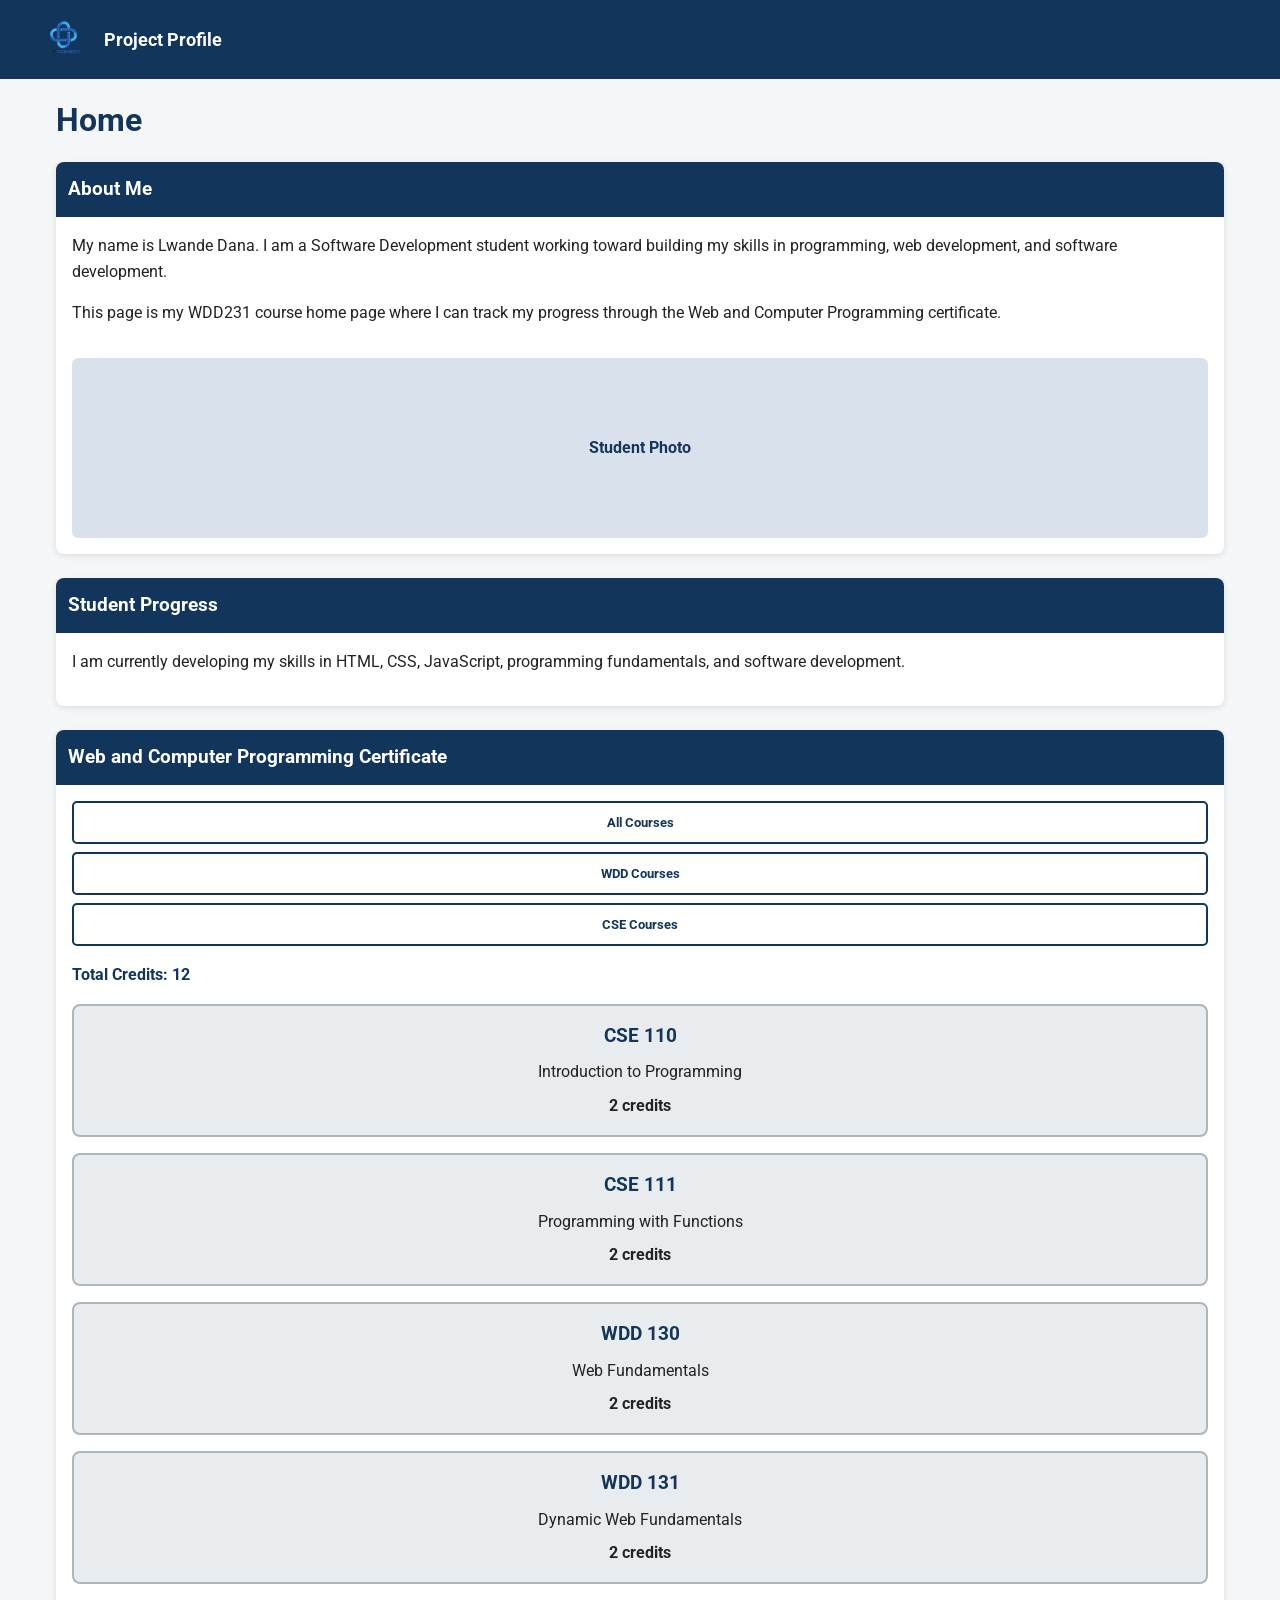
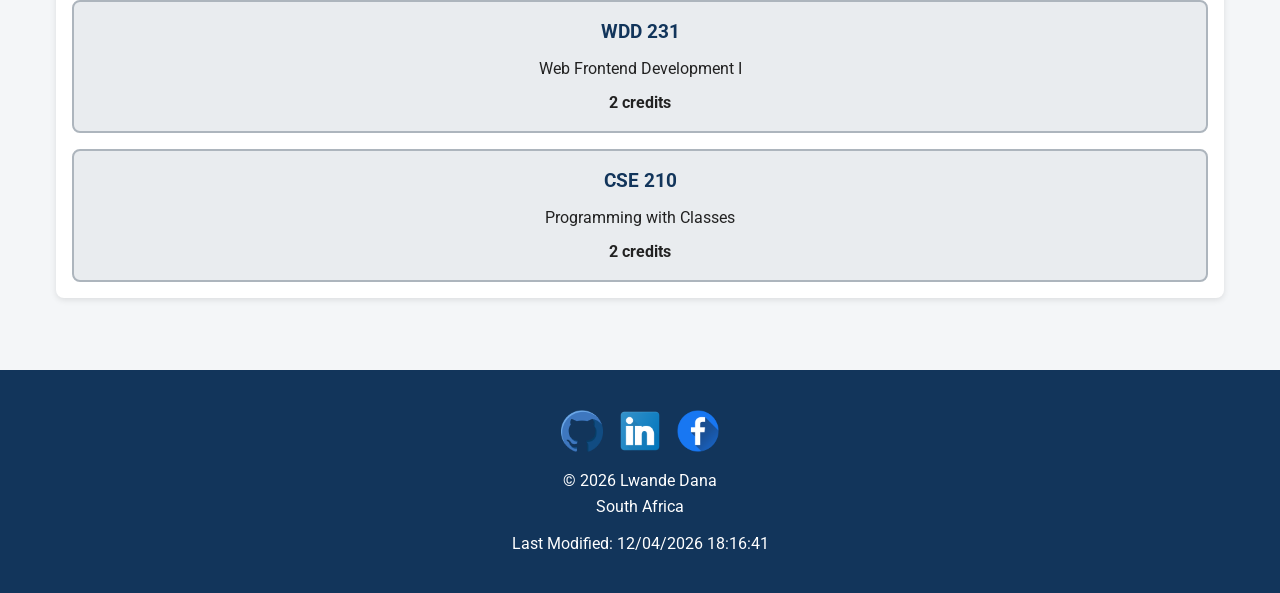
<file: index.html>
<!DOCTYPE html>
<html lang="en">

<head>
    <meta charset="UTF-8">

    <meta name="viewport" content="width=device-width, initial-scale=1.0">

    <title>WDD231 Course Home Page</title>

    <meta
        name="description"
        content="WDD231 course home page for a Software Development student studying web and computer programming."
    >

    <meta name="author" content="Qheberha Business Chamber">

    <link rel="stylesheet" href="styles/small.css">
    <link rel="stylesheet" href="styles/larger.css">

    <link rel="preconnect" href="https://fonts.googleapis.com">
    <link rel="preconnect" href="https://fonts.gstatic.com" crossorigin>
    <link
        href="https://fonts.googleapis.com/css2?family=Roboto:wght@400;500;700&display=swap"
        rel="stylesheet"
    >

    <script src="scripts/navigation.js" defer></script>
    <script src="scripts/date.js" defer></script>
    <script src="scripts/courses.js" defer></script>
</head>

<body>

    <header>

        <div class="profile">
            <img
                src="images/logo for web.png"
                alt="Qheberha Business Chamber logo"
            >

            <span>Project Profile</span>
        </div>

        <button
            id="menu-button"
            aria-label="Open navigation menu"
            aria-expanded="false"
        >
            ☰
        </button>

        <nav id="navigation">
            <a class="active" href="index.html">Home</a>
            <a href="#">Chamber</a>
            <a href="#">Final</a>
        </nav>

    </header>

    <main>

        <h1>Home</h1>

        <section class="about">
            <h2>About Me</h2>

            <div class="about-content">

                <div>
                    <p>
                        My name is Lwande Dana. I am a Software Development student
                        working toward building my skills in programming,
                        web development, and software development.
                    </p>

                    <p>
                        This page is my WDD231 course home page where I can
                        track my progress through the Web and Computer
                        Programming certificate.
                    </p>
                </div>

                <div class="student-photo">
                    <p>Student Photo</p>
                </div>

            </div>
        </section>

        <section class="student-progress">

            <h2>Student Progress</h2>

            <p>
                I am currently developing my skills in HTML, CSS, JavaScript,
                programming fundamentals, and software development.
            </p>

        </section>

        <section class="certificate">

            <h2>Web and Computer Programming Certificate</h2>

            <div class="course-buttons">

                <button id="all-courses">All Courses</button>

                <button id="wdd-courses">WDD Courses</button>

                <button id="cse-courses">CSE Courses</button>

            </div>

            <p id="credit-total"></p>

            <div id="course-container" class="course-container">
                <!-- Courses will be generated by JavaScript -->
            </div>

        </section>

    </main>

    <footer>

        <div class="social-links">

            <a href="#" aria-label="GitHub">
                <img src="images/github.png" alt="GitHub">
            </a>

            <a href="#" aria-label="LinkedIn">
                <img src="images/media.png" alt="LinkedIn">
            </a>

            <a href="#" aria-label="Facebook">
                <img src="images/facebook.png" alt="Facebook">
            </a>

        </div>

        <p>
            &copy;
            <span id="currentyear"></span>
            Lwande Dana
            <br>
            South Africa
        </p>

        <p id="lastModified"></p>

    </footer>

</body>

</html>
</file>
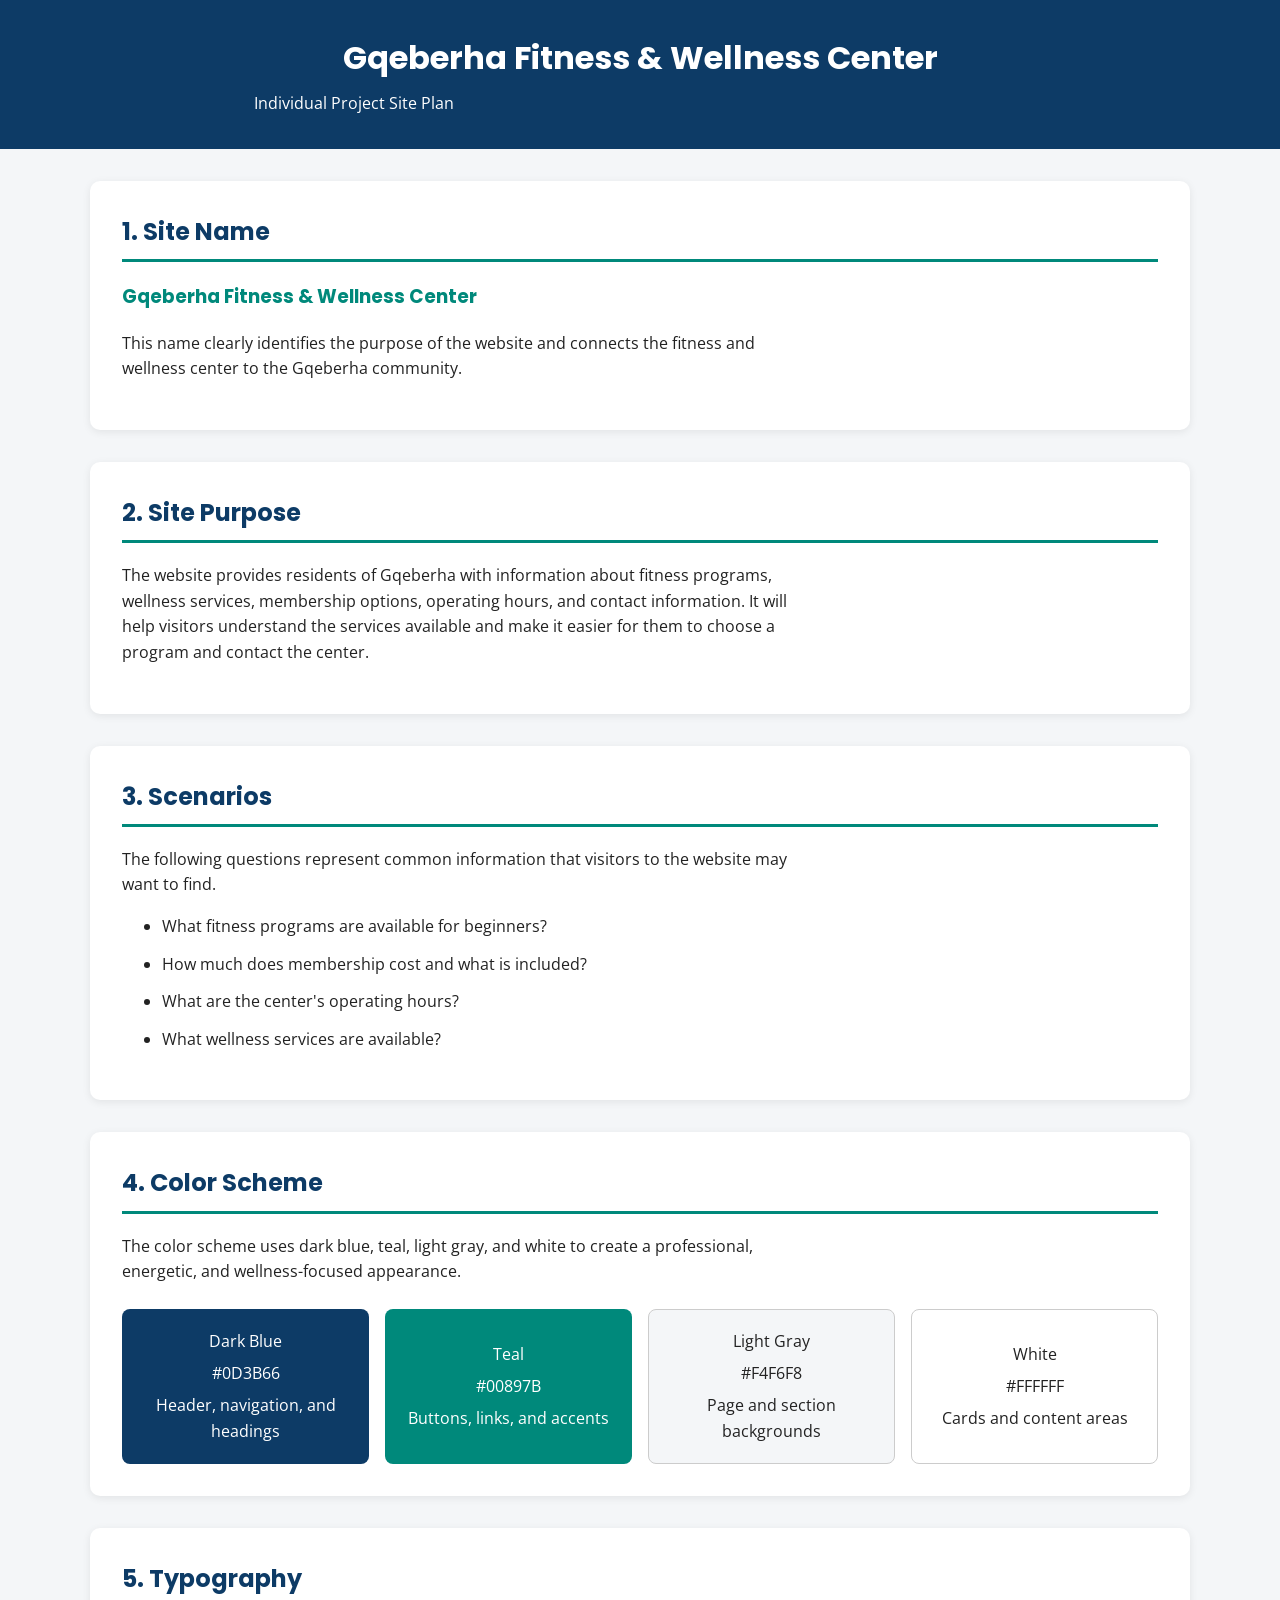
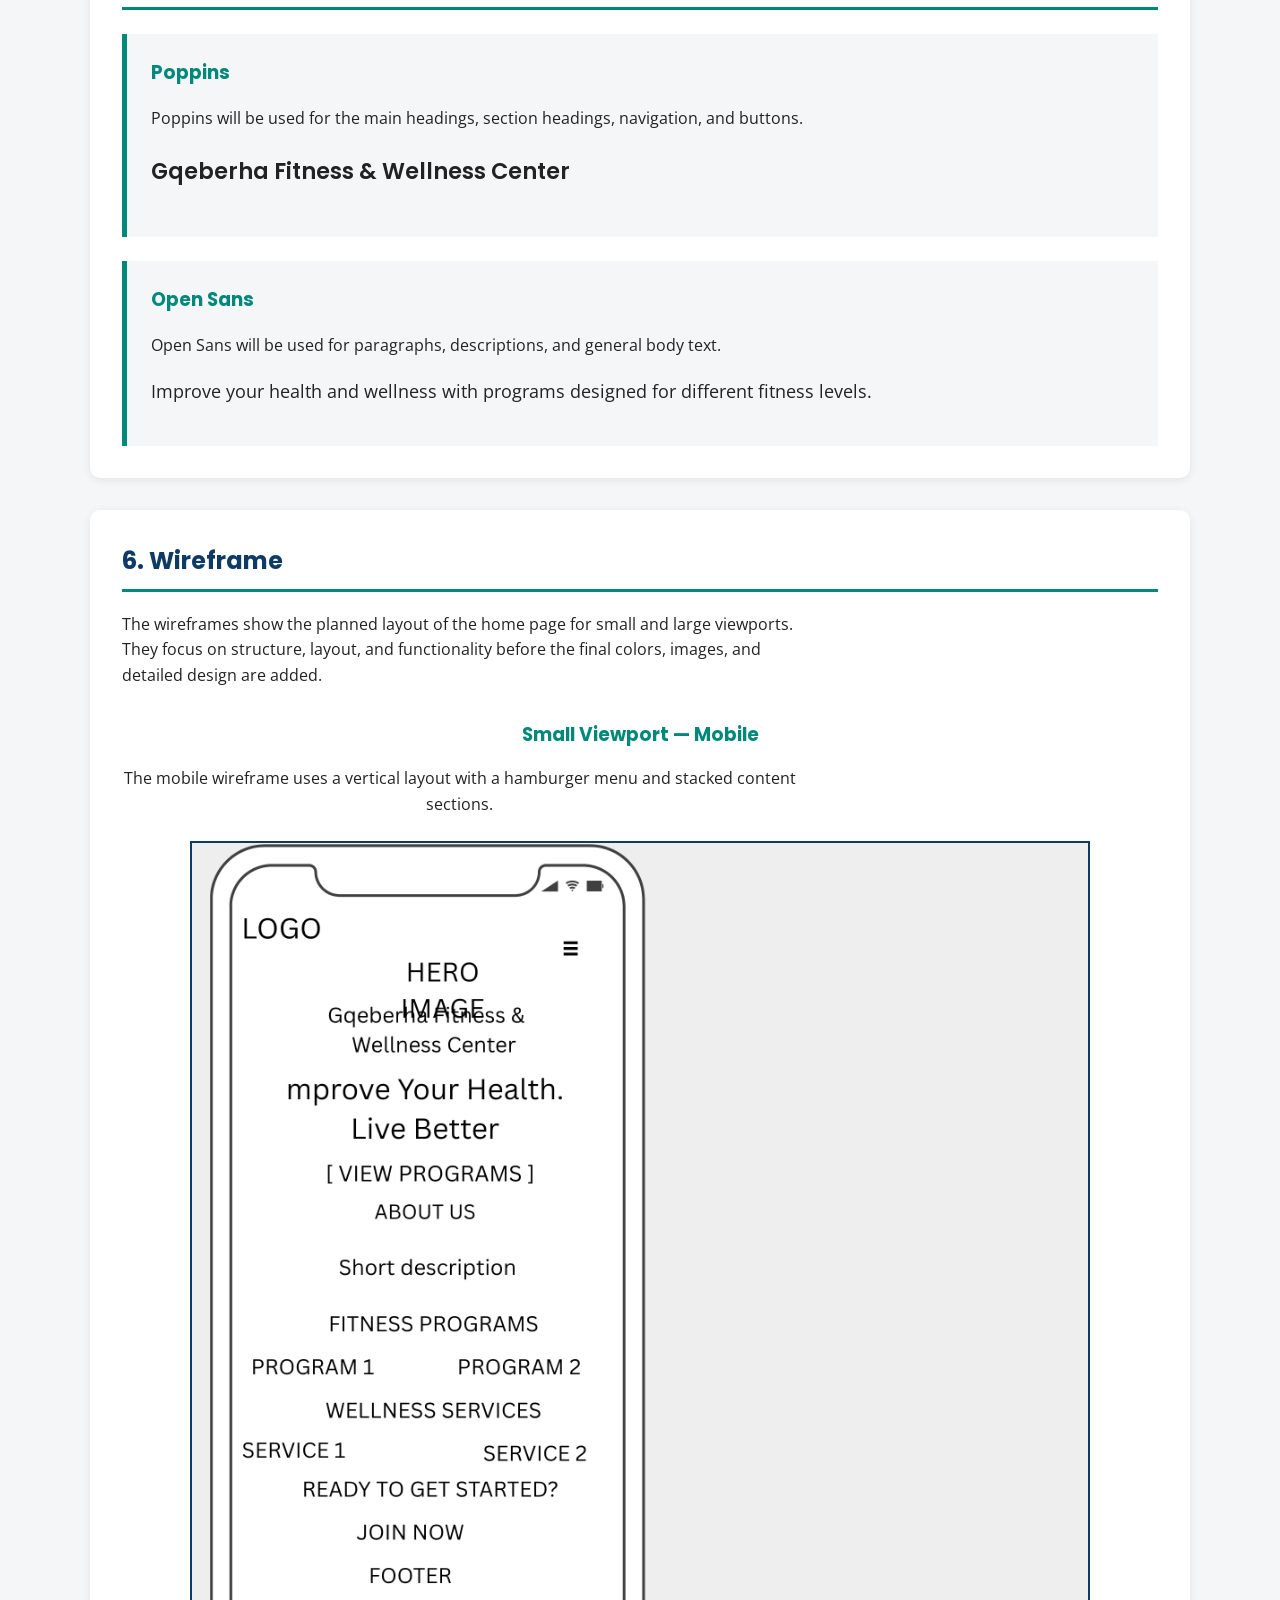
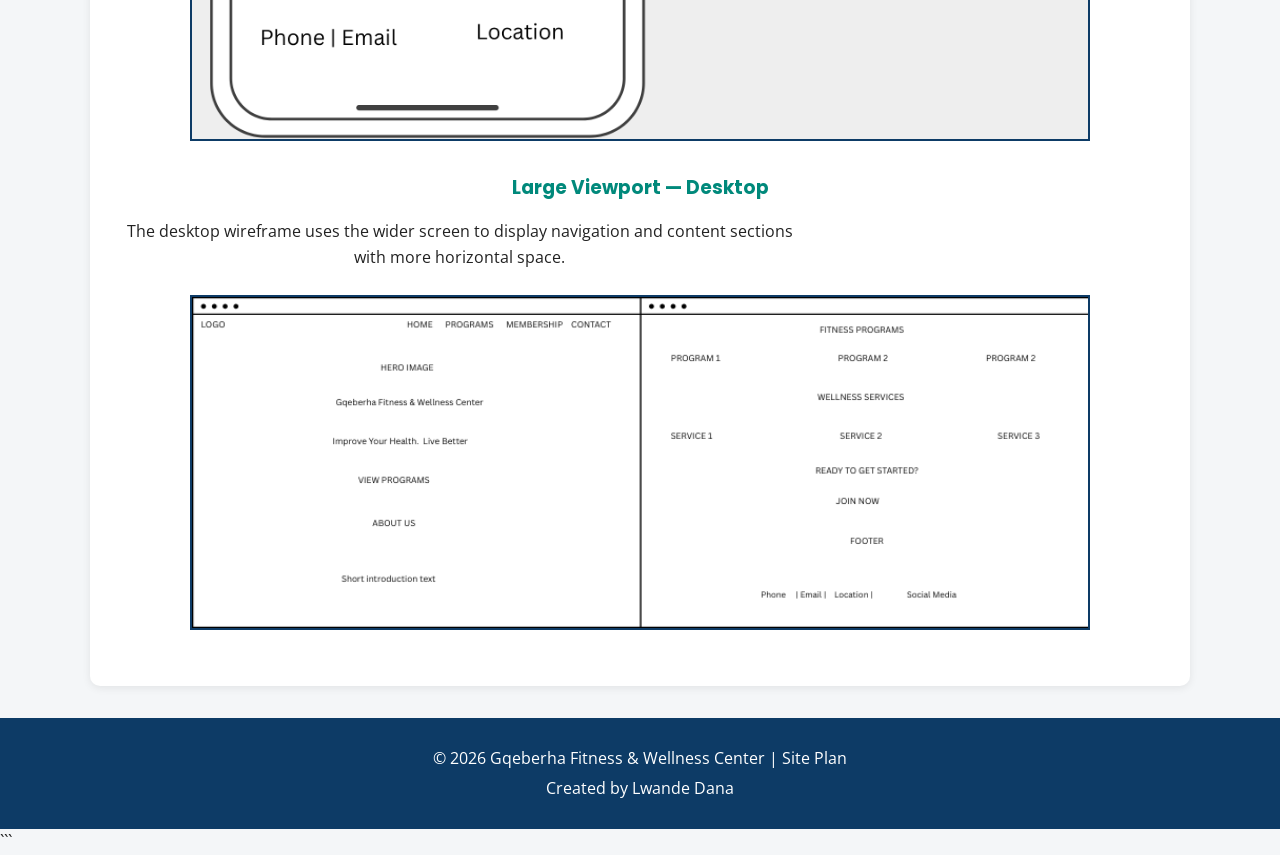
<file: site-plan/index.html>
<!DOCTYPE html>
<html lang="en">
<head>
    <meta charset="UTF-8">
    <meta name="viewport" content="width=device-width, initial-scale=1.0">

    <title>Gqeberha Fitness & Wellness Center | Site Plan</title>

    <meta
        name="description"
        content="Site plan for the Gqeberha Fitness & Wellness Center website project."
    >

    <meta name="author" content="Lwande Dana">

    <link rel="stylesheet" href="styles/stylesheet.css">

    <link rel="preconnect" href="https://fonts.googleapis.com">
    <link rel="preconnect" href="https://fonts.gstatic.com" crossorigin>
    <link
        href="https://fonts.googleapis.com/css2?family=Open+Sans:wght@400;600&family=Poppins:wght@500;600;700&display=swap"
        rel="stylesheet"
    >
</head>

<body>
    <header>
        <h1>Gqeberha Fitness &amp; Wellness Center</h1>
        <p>Individual Project Site Plan</p>
    </header>

    <main>
        <section>
            <h2>1. Site Name</h2>

            <h3>Gqeberha Fitness &amp; Wellness Center</h3>

            <p>
                This name clearly identifies the purpose of the website and
                connects the fitness and wellness center to the Gqeberha
                community.
            </p>
        </section>

        <section>
            <h2>2. Site Purpose</h2>

            <p>
                The website provides residents of Gqeberha with information
                about fitness programs, wellness services, membership options,
                operating hours, and contact information. It will help
                visitors understand the services available and make it easier
                for them to choose a program and contact the center.
            </p>
        </section>

        <section>
            <h2>3. Scenarios</h2>

            <p>
                The following questions represent common information that
                visitors to the website may want to find.
            </p>

            <ul>
                <li>
                    What fitness programs are available for beginners?
                </li>
                <li>
                    How much does membership cost and what is included?
                </li>
                <li>
                    What are the center's operating hours?
                </li>
                <li>
                    What wellness services are available?
                </li>
            </ul>
        </section>

        <section>
            <h2>4. Color Scheme</h2>

            <p>
                The color scheme uses dark blue, teal, light gray, and white
                to create a professional, energetic, and wellness-focused
                appearance.
            </p>

            <div class="color-scheme">
                <div class="color-box dark-blue">
                    <p>Dark Blue</p>
                    <p>#0D3B66</p>
                    <p>Header, navigation, and headings</p>
                </div>

                <div class="color-box teal">
                    <p>Teal</p>
                    <p>#00897B</p>
                    <p>Buttons, links, and accents</p>
                </div>

                <div class="color-box light-gray">
                    <p>Light Gray</p>
                    <p>#F4F6F8</p>
                    <p>Page and section backgrounds</p>
                </div>

                <div class="color-box white">
                    <p>White</p>
                    <p>#FFFFFF</p>
                    <p>Cards and content areas</p>
                </div>
            </div>
        </section>

        <section>
            <h2>5. Typography</h2>

            <div class="font-example">
                <h3>Poppins</h3>

                <p>
                    Poppins will be used for the main headings, section
                    headings, navigation, and buttons.
                </p>

                <p class="poppins-example">
                    Gqeberha Fitness &amp; Wellness Center
                </p>
            </div>

            <div class="font-example">
                <h3>Open Sans</h3>

                <p>
                    Open Sans will be used for paragraphs, descriptions,
                    and general body text.
                </p>

                <p class="open-sans-example">
                    Improve your health and wellness with programs designed
                    for different fitness levels.
                </p>
            </div>
        </section>

        <section>
            <h2>6. Wireframe</h2>

            <p>
                The wireframes show the planned layout of the home page for
                small and large viewports. They focus on structure, layout,
                and functionality before the final colors, images, and
                detailed design are added.
            </p>

            <div class="wireframe">
                <h3>Small Viewport — Mobile</h3>

                <p>
                    The mobile wireframe uses a vertical layout with a
                    hamburger menu and stacked content sections.
                </p>

                <img
                    src="images/mobile-wireframe.png"
                    alt="Black and white wireframe showing the mobile layout of the Gqeberha Fitness and Wellness Center home page"
                >
            </div>

            <div class="wireframe">
                <h3>Large Viewport — Desktop</h3>

                <p>
                    The desktop wireframe uses the wider screen to display
                    navigation and content sections with more horizontal
                    space.
                </p>

                <img
                    src="images/deskstop-wirefram.png"
                    alt="Black and white wireframe showing the desktop layout of the Gqeberha Fitness and Wellness Center home page"
                >
            </div>
        </section>
    </main>

    <footer>
        <p>
            &copy; 2026 Gqeberha Fitness &amp; Wellness Center | Site Plan
        </p>
        <p>Created by Lwande Dana</p>
    </footer>
</body>
</html>
```
</file>
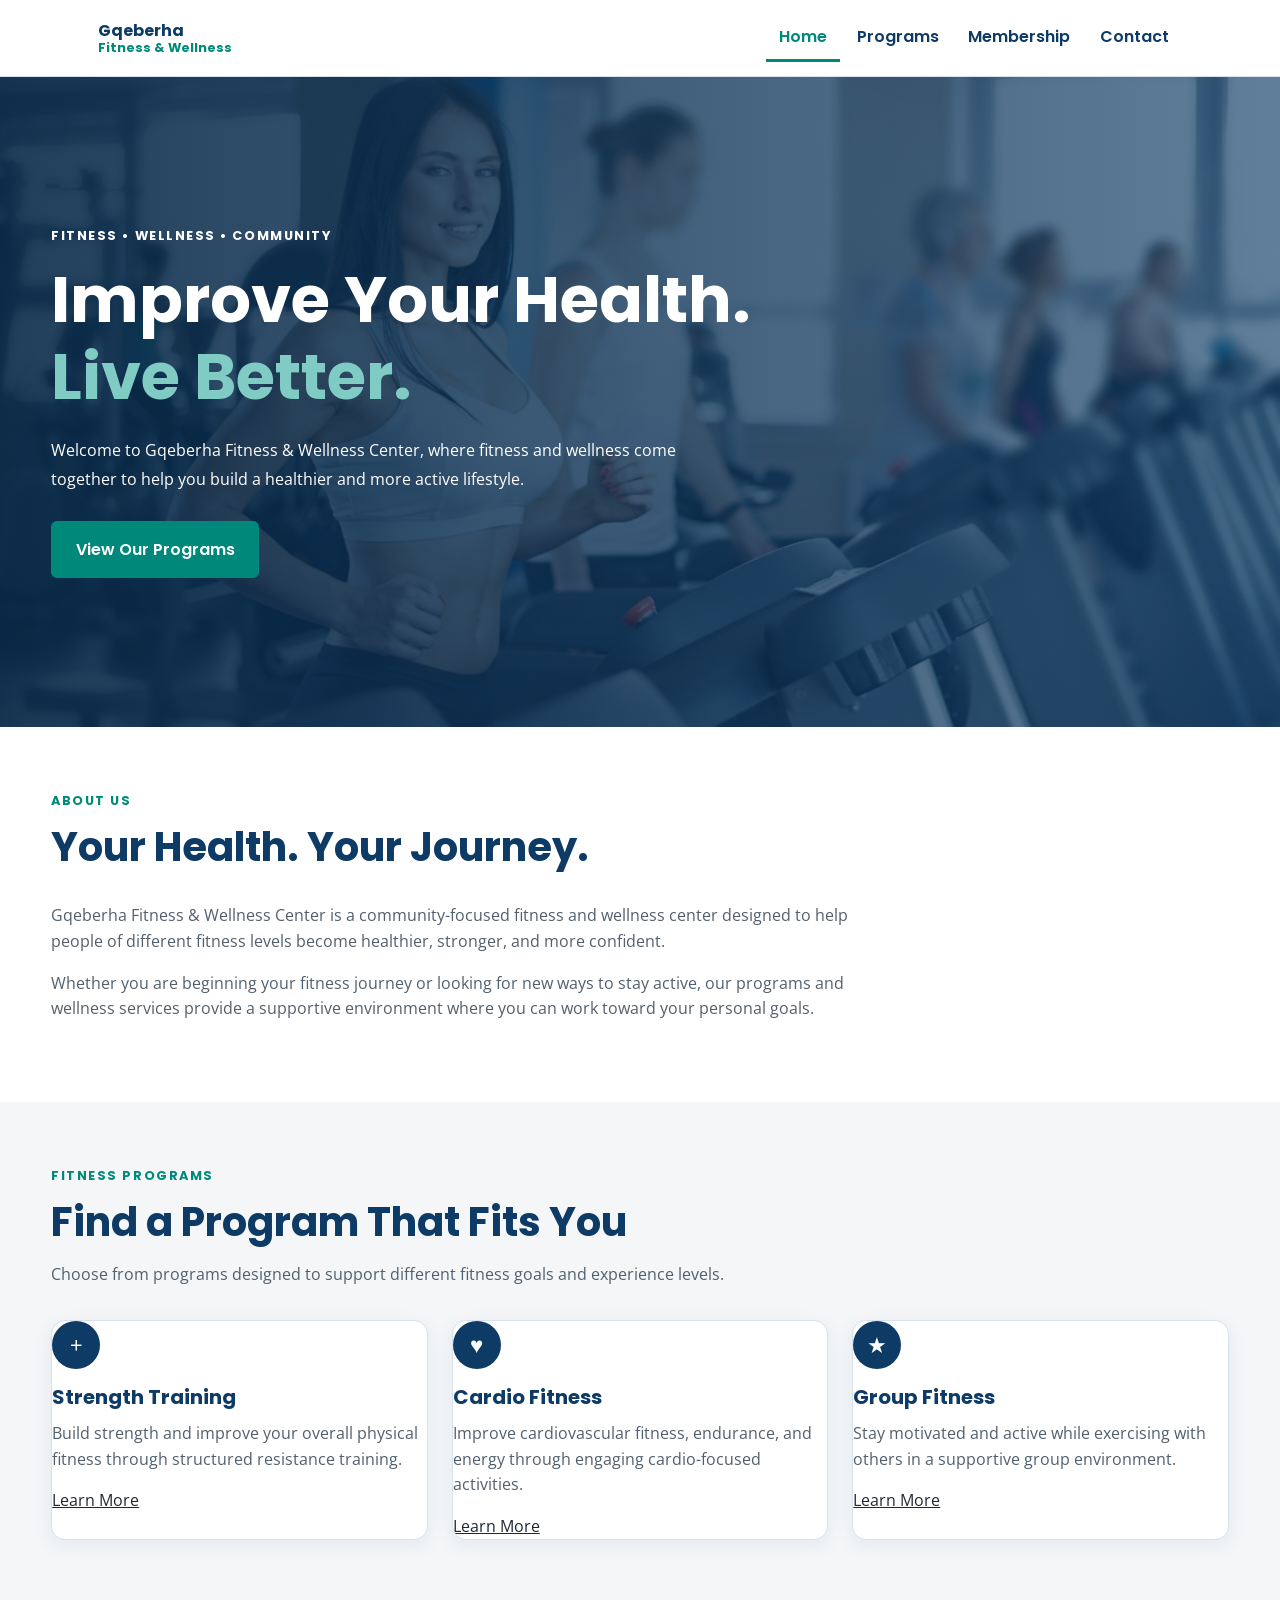
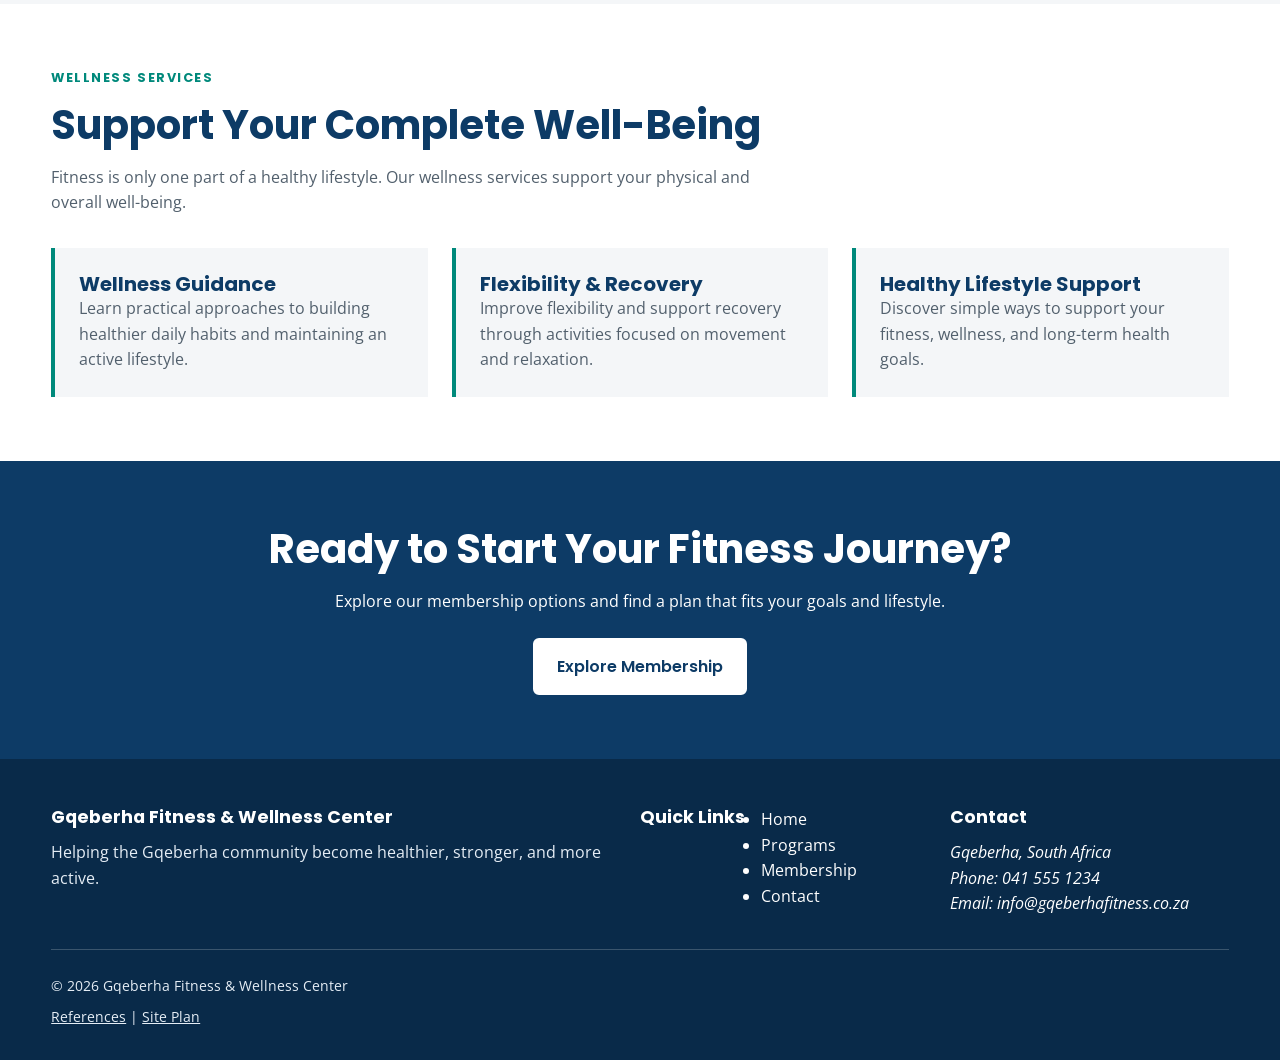
<file: site-plan/project/index.html>
<!DOCTYPE html>
<html lang="en">

<head>
    <meta charset="UTF-8">
    <meta name="viewport" content="width=device-width, initial-scale=1.0">

    <title>Gqeberha Fitness &amp; Wellness Center | Home</title>

    <meta
        name="description"
        content="Gqeberha Fitness & Wellness Center offers fitness programs, wellness services, and membership options to help people improve their health and well-being."
    >

    <meta name="author" content="Lwande Dana">

    <link rel="stylesheet" href="styles/main.css">

    <link rel="preconnect" href="https://fonts.googleapis.com">
    <link rel="preconnect" href="https://fonts.gstatic.com" crossorigin>

    <link
        href="https://fonts.googleapis.com/css2?family=Open+Sans:wght@400;600&family=Poppins:wght@500;600;700&display=swap"
        rel="stylesheet"
    >

    <script src="script/main.js" defer></script>
</head>

<body>

    <!-- Skip link for keyboard and accessibility users -->
    <a class="skip-link" href="#main-content">Skip to main content</a>

    <!-- ==============================
         HEADER
    =============================== -->
    <header class="site-header">

        <div class="header-container">

            <a href="index.html" class="logo">
                <span>Gqeberha</span>
                <span>Fitness &amp; Wellness</span>
            </a>

            <button
                class="menu-button"
                id="menu-button"
                type="button"
                aria-label="Open navigation menu"
                aria-expanded="false"
                aria-controls="navigation"
            >
                ☰
            </button>

            <nav id="navigation" class="navigation" aria-label="Main navigation">

                <ul>
                    <li>
                        <a href="index.html" aria-current="page">Home</a>
                    </li>

                    <li>
                        <a href="programs.html">Programs</a>
                    </li>

                    <li>
                        <a href="membership.html">Membership</a>
                    </li>

                    <li>
                        <a href="contact.html">Contact</a>
                    </li>
                </ul>

            </nav>

        </div>

    </header>


    <main id="main-content">

        <!-- ==============================
             HERO SECTION
        =============================== -->
        <section class="hero">

            <div class="hero-content">

                <p class="hero-tagline">
                    FITNESS • WELLNESS • COMMUNITY
                </p>

                <h1>
                    Improve Your Health.
                    <span>Live Better.</span>
                </h1>

                <p>
                    Welcome to Gqeberha Fitness &amp; Wellness Center,
                    where fitness and wellness come together to help you
                    build a healthier and more active lifestyle.
                </p>

                <a href="programs.html" class="button">
                    View Our Programs
                </a>

            </div>

        </section>


        <!-- ==============================
             ABOUT SECTION
        =============================== -->
        <section class="about section">

            <div class="section-container">

                <div class="section-heading">

                    <p class="section-label">ABOUT US</p>

                    <h2>
                        Your Health. Your Journey.
                    </h2>

                </div>

                <div class="about-content">

                    <p>
                        Gqeberha Fitness &amp; Wellness Center is a community-focused
                        fitness and wellness center designed to help people of
                        different fitness levels become healthier, stronger,
                        and more confident.
                    </p>

                    <p>
                        Whether you are beginning your fitness journey or looking
                        for new ways to stay active, our programs and wellness
                        services provide a supportive environment where you can
                        work toward your personal goals.
                    </p>

                </div>

            </div>

        </section>


        <!-- ==============================
             FITNESS PROGRAMS
        =============================== -->
        <section class="programs section">

            <div class="section-container">

                <div class="section-heading">

                    <p class="section-label">FITNESS PROGRAMS</p>

                    <h2>
                        Find a Program That Fits You
                    </h2>

                    <p>
                        Choose from programs designed to support different
                        fitness goals and experience levels.
                    </p>

                </div>


                <div class="program-grid">

                    <article class="program-card">

                        <div class="card-icon" aria-hidden="true">
                            +
                        </div>

                        <h3>Strength Training</h3>

                        <p>
                            Build strength and improve your overall physical
                            fitness through structured resistance training.
                        </p>

                        <a href="programs.html">
                            Learn More
                        </a>

                    </article>


                    <article class="program-card">

                        <div class="card-icon" aria-hidden="true">
                            ♥
                        </div>

                        <h3>Cardio Fitness</h3>

                        <p>
                            Improve cardiovascular fitness, endurance, and
                            energy through engaging cardio-focused activities.
                        </p>

                        <a href="programs.html">
                            Learn More
                        </a>

                    </article>


                    <article class="program-card">

                        <div class="card-icon" aria-hidden="true">
                            ★
                        </div>

                        <h3>Group Fitness</h3>

                        <p>
                            Stay motivated and active while exercising with
                            others in a supportive group environment.
                        </p>

                        <a href="programs.html">
                            Learn More
                        </a>

                    </article>

                </div>

            </div>

        </section>


        <!-- ==============================
             WELLNESS SERVICES
        =============================== -->
        <section class="wellness section">

            <div class="section-container">

                <div class="section-heading">

                    <p class="section-label">WELLNESS SERVICES</p>

                    <h2>
                        Support Your Complete Well-Being
                    </h2>

                    <p>
                        Fitness is only one part of a healthy lifestyle.
                        Our wellness services support your physical and
                        overall well-being.
                    </p>

                </div>


                <div class="wellness-grid">

                    <article class="wellness-card">

                        <h3>Wellness Guidance</h3>

                        <p>
                            Learn practical approaches to building healthier
                            daily habits and maintaining an active lifestyle.
                        </p>

                    </article>


                    <article class="wellness-card">

                        <h3>Flexibility &amp; Recovery</h3>

                        <p>
                            Improve flexibility and support recovery through
                            activities focused on movement and relaxation.
                        </p>

                    </article>


                    <article class="wellness-card">

                        <h3>Healthy Lifestyle Support</h3>

                        <p>
                            Discover simple ways to support your fitness,
                            wellness, and long-term health goals.
                        </p>

                    </article>

                </div>

            </div>

        </section>


        <!-- ==============================
             MEMBERSHIP CTA
        =============================== -->
        <section class="membership-cta">

            <div class="section-container">

                <h2>
                    Ready to Start Your Fitness Journey?
                </h2>

                <p>
                    Explore our membership options and find a plan that
                    fits your goals and lifestyle.
                </p>

                <a href="membership.html" class="button button-light">
                    Explore Membership
                </a>

            </div>

        </section>

    </main>


    <!-- ==============================
         FOOTER
    =============================== -->
    <footer class="site-footer">

        <div class="footer-container">

            <div class="footer-about">

                <h2>
                    Gqeberha Fitness &amp; Wellness Center
                </h2>

                <p>
                    Helping the Gqeberha community become healthier,
                    stronger, and more active.
                </p>

            </div>


            <div class="footer-links">

                <h3>Quick Links</h3>

                <ul>
                    <li>
                        <a href="index.html">Home</a>
                    </li>

                    <li>
                        <a href="programs.html">Programs</a>
                    </li>

                    <li>
                        <a href="membership.html">Membership</a>
                    </li>

                    <li>
                        <a href="contact.html">Contact</a>
                    </li>
                </ul>

            </div>


            <div class="footer-contact">

                <h3>Contact</h3>

                <address>
                    Gqeberha, South Africa<br>
                    Phone: 041 555 1234<br>
                    Email: info@gqeberhafitness.co.za
                </address>

            </div>

        </div>


        <div class="footer-bottom">

            <p>
                &copy; <span id="current-year">2026</span>
                Gqeberha Fitness &amp; Wellness Center
            </p>

            <p>
                <a href="references.html">References</a>
                |
                <a href="siteplan.html">Site Plan</a>
            </p>

        </div>

    </footer>

</body>

</html>
</file>
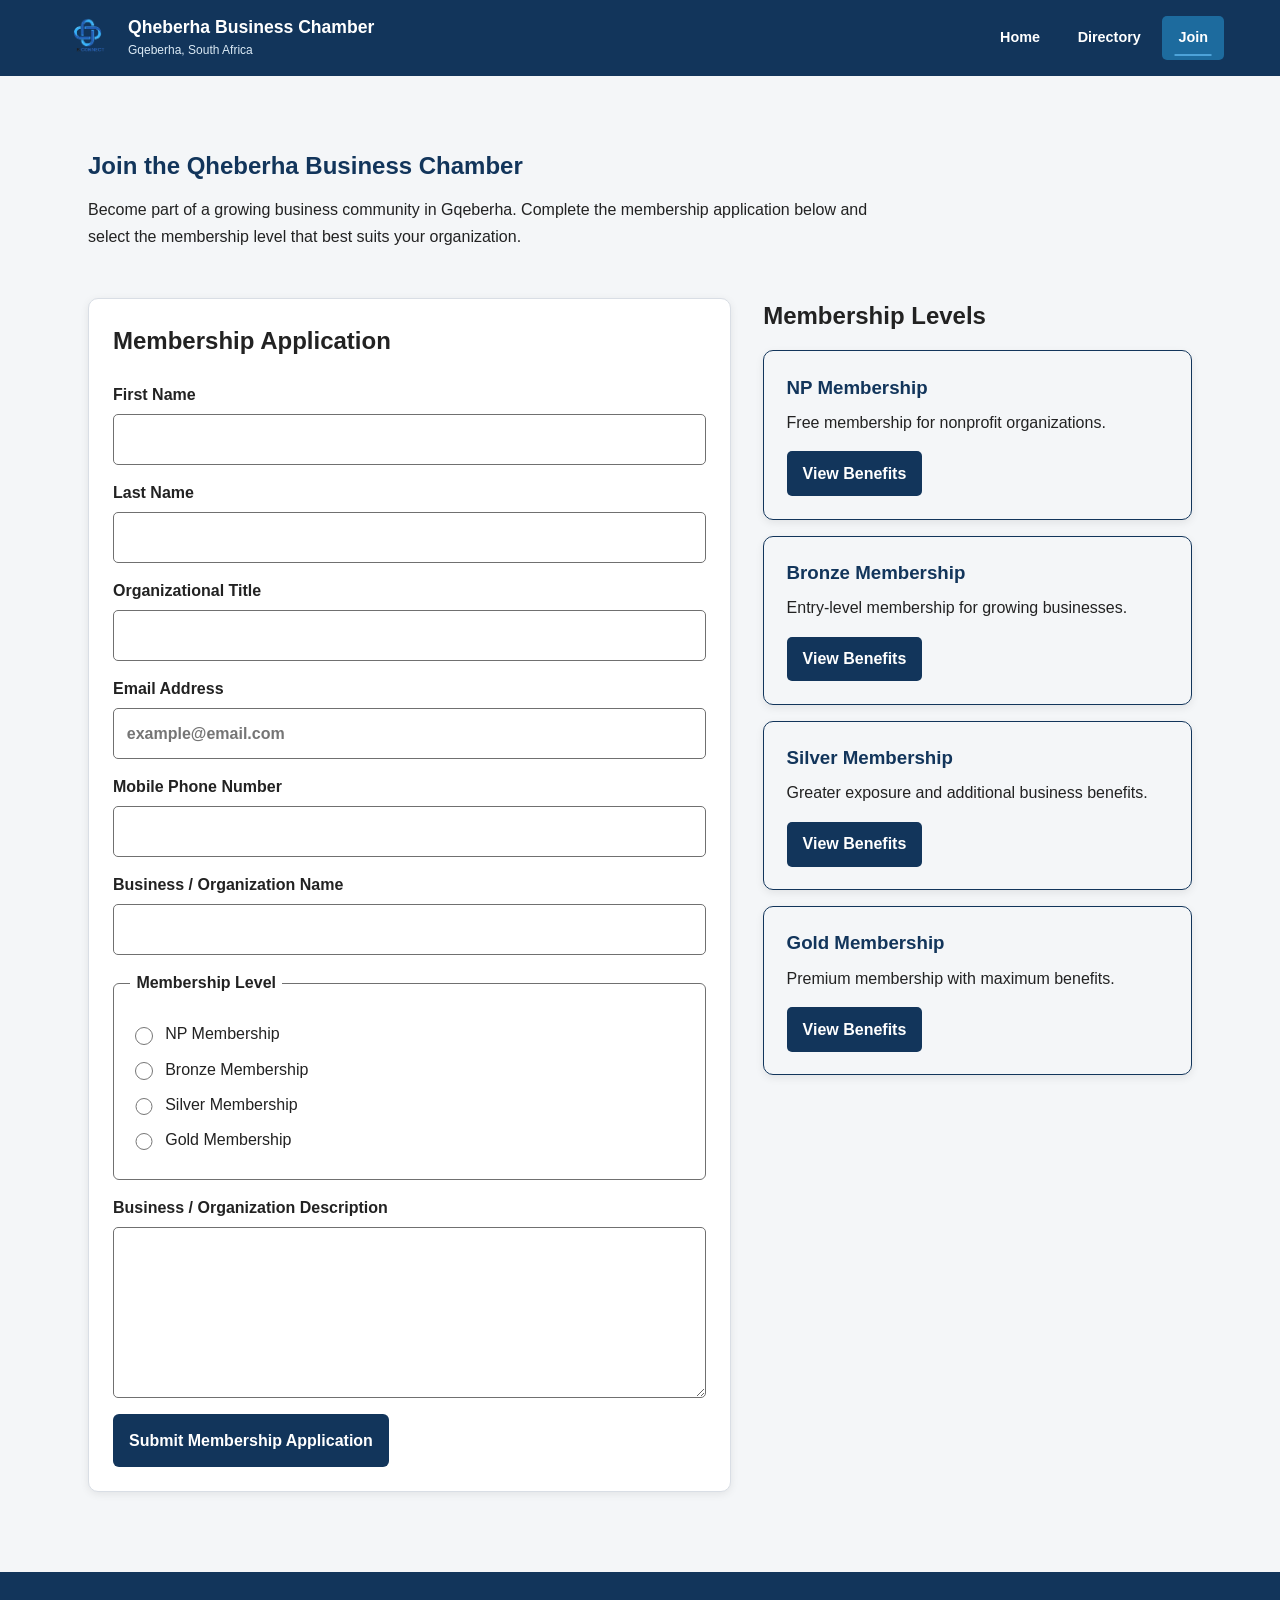
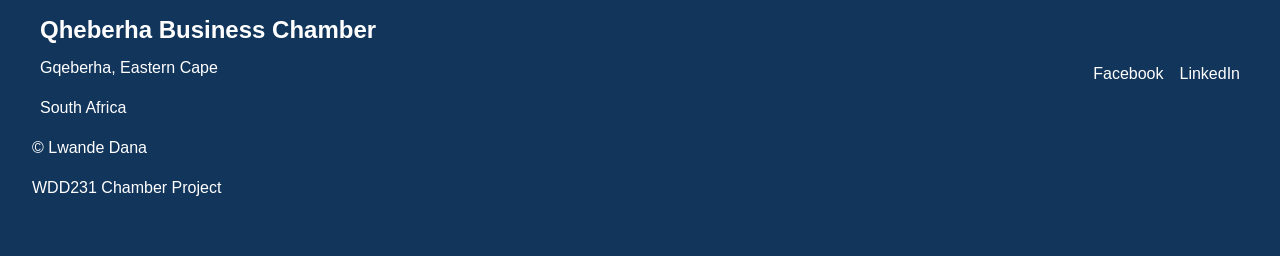
<file: chamber/join.html>
<!DOCTYPE html>
<html lang="en">

<head>
    <meta charset="UTF-8">
    <meta name="viewport" content="width=device-width, initial-scale=1.0">

    <title>Qheberha Business Chamber | Join</title>

    <meta
        name="description"
        content="Apply to join the Qheberha Business Chamber and choose a membership level for your business or organization in Gqeberha."
    >

    <meta name="author" content="Lwande Dana">

    <!-- Open Graph -->
    <meta
        property="og:title"
        content="Qheberha Business Chamber | Join"
    >

    <meta
        property="og:description"
        content="Apply for membership with the Qheberha Business Chamber in Gqeberha."
    >

    <meta
        property="og:image"
        content="https://lwandeda.github.io/wdd231/chamber/images/chamber-social-image.jpg"
    >

    <meta
        property="og:url"
        content="https://lwandeda.github.io/wdd231/chamber/join.html"
    >

    <meta property="og:type" content="website">

    <link rel="icon" href="images/favicon.ico">

    <!-- Site styles -->
    <link rel="stylesheet" href="styles/main.css">
    <link rel="stylesheet" href="styles/small.css">
    <link rel="stylesheet" href="styles/larger.css">

    <!-- Join page styles -->
    <link rel="stylesheet" href="styles/join.css">

    <script src="scripts/navigation.js" defer></script>
    <script src="scripts/join.js" defer></script>
</head>

<body>

    <!-- HEADER -->
    <header>
        <div class="site-header">

            <a href="index.html" class="brand">
                <img
                    src="images/logo for web.png"
                    alt="Qheberha Business Chamber logo"
                    width="60"
                    height="60"
                >

                <div>
                    <span class="brand-name">
                        Qheberha Business Chamber
                    </span>

                    <span class="brand-location">
                        Gqeberha, South Africa
                    </span>
                </div>
            </a>

            <button
                id="menu-button"
                aria-label="Open navigation menu"
                aria-expanded="false"
            >
                ☰
            </button>

            <nav id="navigation">
                <a href="index.html">Home</a>
                <a href="directory.html">Directory</a>
                <a class="active" href="join.html">Join</a>
            </nav>

        </div>
    </header>

    <!-- MAIN -->
    <main>

        <section class="join-intro">
            <h1>Join the Qheberha Business Chamber</h1>

            <p>
                Become part of a growing business community in Gqeberha.
                Complete the membership application below and select the
                membership level that best suits your organization.
            </p>
        </section>

        <div class="join-layout">

            <!-- MEMBERSHIP FORM -->
            <section class="form-section">

                <h2>Membership Application</h2>

                <form
                    method="get"
                    action="thankyou.html"
                    class="membership-form"
                >

                    <!-- First Name -->
                    <label for="first-name">
                        First Name
                        <input
                            type="text"
                            id="first-name"
                            name="firstName"
                            title="Enter your first name"
                            autocomplete="given-name"
                            required
                        >
                    </label>

                    <!-- Last Name -->
                    <label for="last-name">
                        Last Name
                        <input
                            type="text"
                            id="last-name"
                            name="lastName"
                            title="Enter your last name"
                            autocomplete="family-name"
                            required
                        >
                    </label>

                    <!-- Organizational Title -->
                    <label for="organization-title">
                        Organizational Title
                        <input
                            type="text"
                            id="organization-title"
                            name="organizationTitle"
                            title="Enter your title within the organization"
                            autocomplete="organization-title"
                            pattern="[A-Za-z -]{7,}"
                        >
                    </label>

                    <!-- Email -->
                    <label for="email">
                        Email Address
                        <input
                            type="email"
                            id="email"
                            name="email"
                            title="Enter your email address"
                            autocomplete="email"
                            placeholder="example@email.com"
                            required
                        >
                    </label>

                    <!-- Phone -->
                    <label for="phone">
                        Mobile Phone Number
                        <input
                            type="tel"
                            id="phone"
                            name="phone"
                            title="Enter your mobile phone number"
                            autocomplete="tel"
                            required
                        >
                    </label>

                    <!-- Organization -->
                    <label for="organization">
                        Business / Organization Name
                        <input
                            type="text"
                            id="organization"
                            name="organization"
                            title="Enter your business or organization name"
                            autocomplete="organization"
                            required
                        >
                    </label>

                    <!-- Membership Level -->
                    <fieldset>

                        <legend>Membership Level</legend>

                        <label class="membership-option">
                            <input
                                type="radio"
                                name="membership"
                                value="np"
                                required
                            >
                            NP Membership
                        </label>

                        <label class="membership-option">
                            <input
                                type="radio"
                                name="membership"
                                value="bronze"
                            >
                            Bronze Membership
                        </label>

                        <label class="membership-option">
                            <input
                                type="radio"
                                name="membership"
                                value="silver"
                            >
                            Silver Membership
                        </label>

                        <label class="membership-option">
                            <input
                                type="radio"
                                name="membership"
                                value="gold"
                            >
                            Gold Membership
                        </label>

                    </fieldset>

                    <!-- Organization Description -->
                    <label for="description">
                        Business / Organization Description

                        <textarea
                            id="description"
                            name="description"
                            title="Describe your business or organization"
                            rows="6"
                        ></textarea>
                    </label>

                    <!-- Timestamp -->
                    <input
                        type="hidden"
                        id="timestamp"
                        name="timestamp"
                    >

                    <!-- Submit -->
                    <input
                        type="submit"
                        value="Submit Membership Application"
                        class="submit-button"
                    >

                </form>

            </section>

            <!-- MEMBERSHIP LEVEL CARDS -->
            <aside class="membership-levels">

                <h2>Membership Levels</h2>

                <!-- NP -->
                <article class="membership-card">

                    <h3>NP Membership</h3>

                    <p>
                        Free membership for nonprofit organizations.
                    </p>

                    <button
                        type="button"
                        class="modal-button"
                        data-modal="np-modal"
                    >
                        View Benefits
                    </button>

                </article>

                <!-- Bronze -->
                <article class="membership-card">

                    <h3>Bronze Membership</h3>

                    <p>
                        Entry-level membership for growing businesses.
                    </p>

                    <button
                        type="button"
                        class="modal-button"
                        data-modal="bronze-modal"
                    >
                        View Benefits
                    </button>

                </article>

                <!-- Silver -->
                <article class="membership-card">

                    <h3>Silver Membership</h3>

                    <p>
                        Greater exposure and additional business benefits.
                    </p>

                    <button
                        type="button"
                        class="modal-button"
                        data-modal="silver-modal"
                    >
                        View Benefits
                    </button>

                </article>

                <!-- Gold -->
                <article class="membership-card">

                    <h3>Gold Membership</h3>

                    <p>
                        Premium membership with maximum benefits.
                    </p>

                    <button
                        type="button"
                        class="modal-button"
                        data-modal="gold-modal"
                    >
                        View Benefits
                    </button>

                </article>

            </aside>

        </div>

        <!-- MEMBERSHIP MODALS -->

        <dialog id="np-modal">

            <h2>NP Membership Benefits</h2>

            <ul>
                <li>No membership fee</li>
                <li>Access to selected chamber events</li>
                <li>Business networking opportunities</li>
                <li>Community support and resources</li>
            </ul>

            <button type="button" class="close-modal">
                Close
            </button>

        </dialog>

        <dialog id="bronze-modal">

            <h2>Bronze Membership Benefits</h2>

            <ul>
                <li>Basic chamber membership</li>
                <li>Networking opportunities</li>
                <li>Access to selected training events</li>
                <li>Business resources and support</li>
            </ul>

            <button type="button" class="close-modal">
                Close
            </button>

        </dialog>

        <dialog id="silver-modal">

            <h2>Silver Membership Benefits</h2>

            <ul>
                <li>All Bronze membership benefits</li>
                <li>Discounts on selected chamber events</li>
                <li>Additional business training opportunities</li>
                <li>Increased business exposure</li>
            </ul>

            <button type="button" class="close-modal">
                Close
            </button>

        </dialog>

        <dialog id="gold-modal">

            <h2>Gold Membership Benefits</h2>

            <ul>
                <li>All Silver membership benefits</li>
                <li>Premium advertising opportunities</li>
                <li>Business spotlight opportunities</li>
                <li>Priority networking opportunities</li>
                <li>Special chamber event benefits</li>
            </ul>

            <button type="button" class="close-modal">
                Close
            </button>

        </dialog>

    </main>

    <!-- FOOTER -->
    <footer>

        <div class="footer-content">

            <div>

                <h2>Qheberha Business Chamber</h2>

                <p>Gqeberha, Eastern Cape</p>

                <p>South Africa</p>

            </div>

            <div class="social-links">

                <a
                    href="#"
                    aria-label="Qheberha Business Chamber Facebook"
                >
                    Facebook
                </a>

                <a
                    href="#"
                    aria-label="Qheberha Business Chamber LinkedIn"
                >
                    LinkedIn
                </a>

            </div>

        </div>

        <p>
            &copy;
            <span id="currentyear"></span>
            Lwande Dana
        </p>

        <p>WDD231 Chamber Project</p>

        <p id="lastModified"></p>

    </footer>

</body>

</html>
</file>
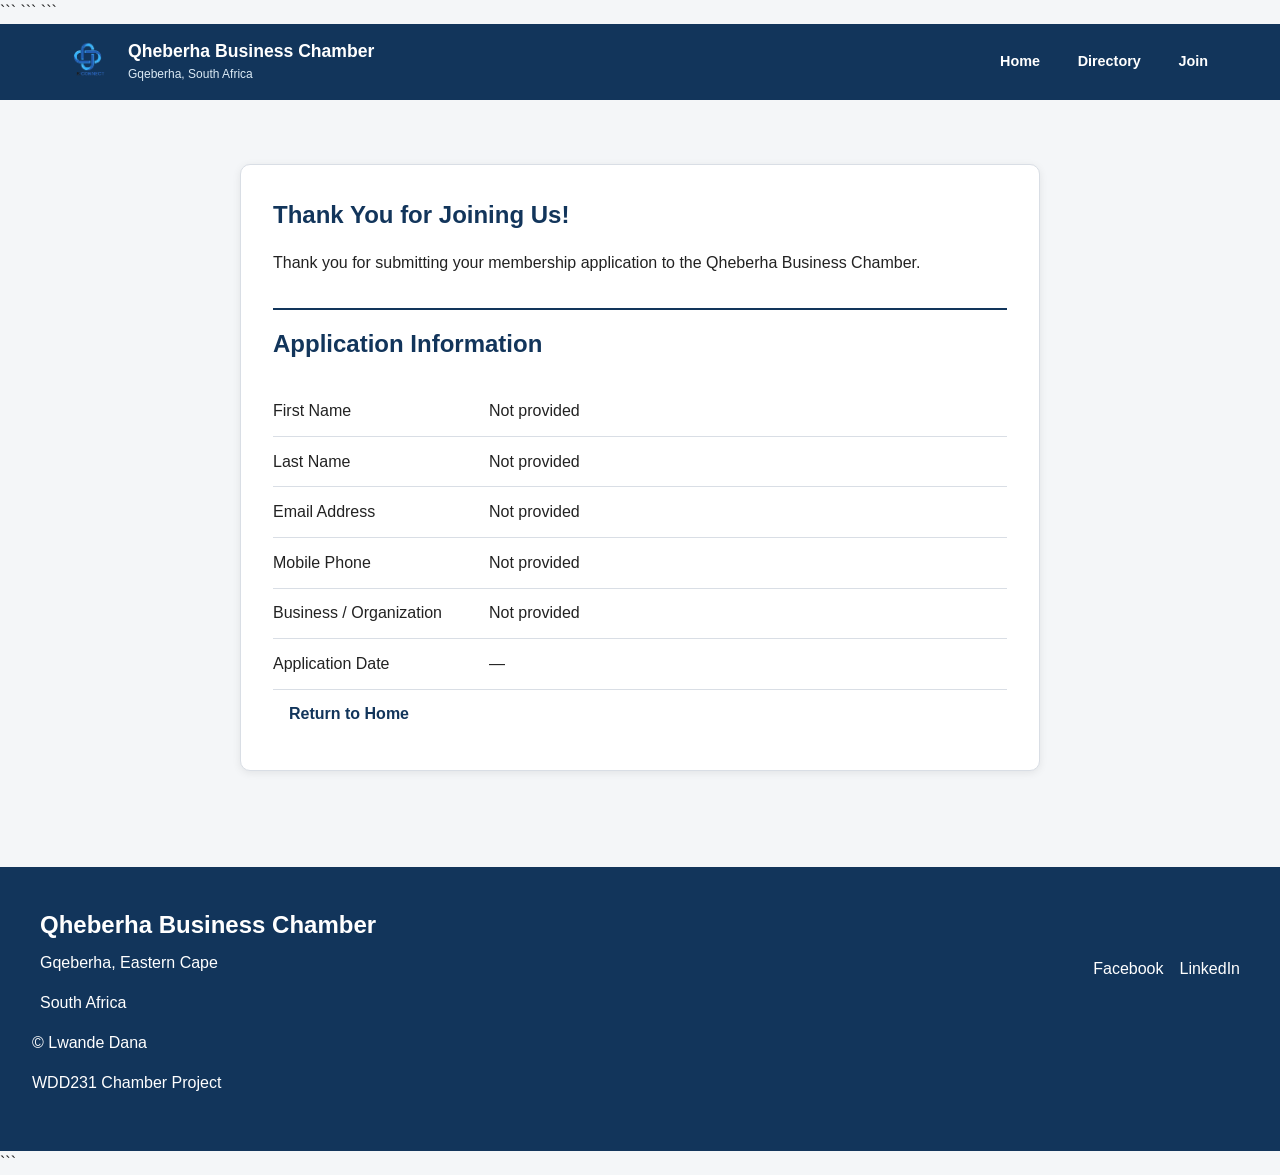
<file: chamber/thankyou.html>
<!DOCTYPE html>

<html lang="en">

<head>
    <meta charset="UTF-8">

```
<meta name="viewport" content="width=device-width, initial-scale=1.0">

<title>Qheberha Business Chamber | Thank You</title>

<meta
    name="description"
    content="Thank you for applying to join the Qheberha Business Chamber."
>

<meta name="author" content="Lwande Dana">

<!-- Open Graph -->
<meta property="og:title" content="Qheberha Business Chamber | Thank You">
<meta
    property="og:description"
    content="Thank you for submitting your Qheberha Business Chamber membership application."
>
<meta
    property="og:image"
    content="https://lwandeda.github.io/wdd231/chamber/images/chamber-social-image.jpg"
>
<meta
    property="og:url"
    content="https://lwandeda.github.io/wdd231/chamber/thankyou.html"
>
<meta property="og:type" content="website">

<link rel="icon" href="images/favicon.ico">

<!-- Existing site styles -->
<link rel="stylesheet" href="styles/main.css">
<link rel="stylesheet" href="styles/small.css">
<link rel="stylesheet" href="styles/larger.css">

<!-- Join page styles -->
<link rel="stylesheet" href="styles/join.css">

<script src="scripts/navigation.js" defer></script>
<script src="scripts/thankyou.js" defer></script>
```

</head>

<body>

```
<!-- =========================
     HEADER
========================== -->

<header>

    <div class="site-header">

        <a href="index.html" class="brand">

            <img
                src="images/logo for web.png"
                alt="Qheberha Business Chamber logo"
                width="60"
                height="60"
            >

            <div>

                <span class="brand-name">
                    Qheberha Business Chamber
                </span>

                <span class="brand-location">
                    Gqeberha, South Africa
                </span>

            </div>

        </a>


        <button
            id="menu-button"
            aria-label="Open navigation menu"
            aria-expanded="false"
        >
            ☰
        </button>


        <nav id="navigation">

            <a href="index.html">
                Home
            </a>

            <a href="directory.html">
                Directory
            </a>

            <a href="join.html">
                Join
            </a>

        </nav>

    </div>

</header>


<!-- =========================
     MAIN
========================== -->

<main>

    <section class="thankyou-section">

        <h1>
            Thank You for Joining Us!
        </h1>

        <p>
            Thank you for submitting your membership application
            to the Qheberha Business Chamber.
        </p>


        <section class="application-summary">

            <h2>
                Application Information
            </h2>


            <div class="application-information">

                <div class="information-row">

                    <span class="information-label">
                        First Name
                    </span>

                    <span id="display-first-name">
                        —
                    </span>

                </div>


                <div class="information-row">

                    <span class="information-label">
                        Last Name
                    </span>

                    <span id="display-last-name">
                        —
                    </span>

                </div>


                <div class="information-row">

                    <span class="information-label">
                        Email Address
                    </span>

                    <span id="display-email">
                        —
                    </span>

                </div>


                <div class="information-row">

                    <span class="information-label">
                        Mobile Phone
                    </span>

                    <span id="display-phone">
                        —
                    </span>

                </div>


                <div class="information-row">

                    <span class="information-label">
                        Business / Organization
                    </span>

                    <span id="display-organization">
                        —
                    </span>

                </div>


                <div class="information-row">

                    <span class="information-label">
                        Application Date
                    </span>

                    <span id="display-timestamp">
                        —
                    </span>

                </div>

            </div>

        </section>


        <a
            href="index.html"
            class="cta-button"
        >
            Return to Home
        </a>

    </section>

</main>


<!-- =========================
     FOOTER
========================== -->

<footer>

    <div class="footer-content">

        <div>

            <h2>
                Qheberha Business Chamber
            </h2>

            <p>
                Gqeberha, Eastern Cape
            </p>

            <p>
                South Africa
            </p>

        </div>


        <div class="social-links">

            <a
                href="#"
                aria-label="Qheberha Business Chamber Facebook"
            >
                Facebook
            </a>

            <a
                href="#"
                aria-label="Qheberha Business Chamber LinkedIn"
            >
                LinkedIn
            </a>

        </div>

    </div>


    <p>
        &copy;
        <span id="currentyear"></span>
        Lwande Dana
    </p>

    <p>
        WDD231 Chamber Project
    </p>

    <p id="lastModified"></p>

</footer>
```

</body>

</html>
</file>
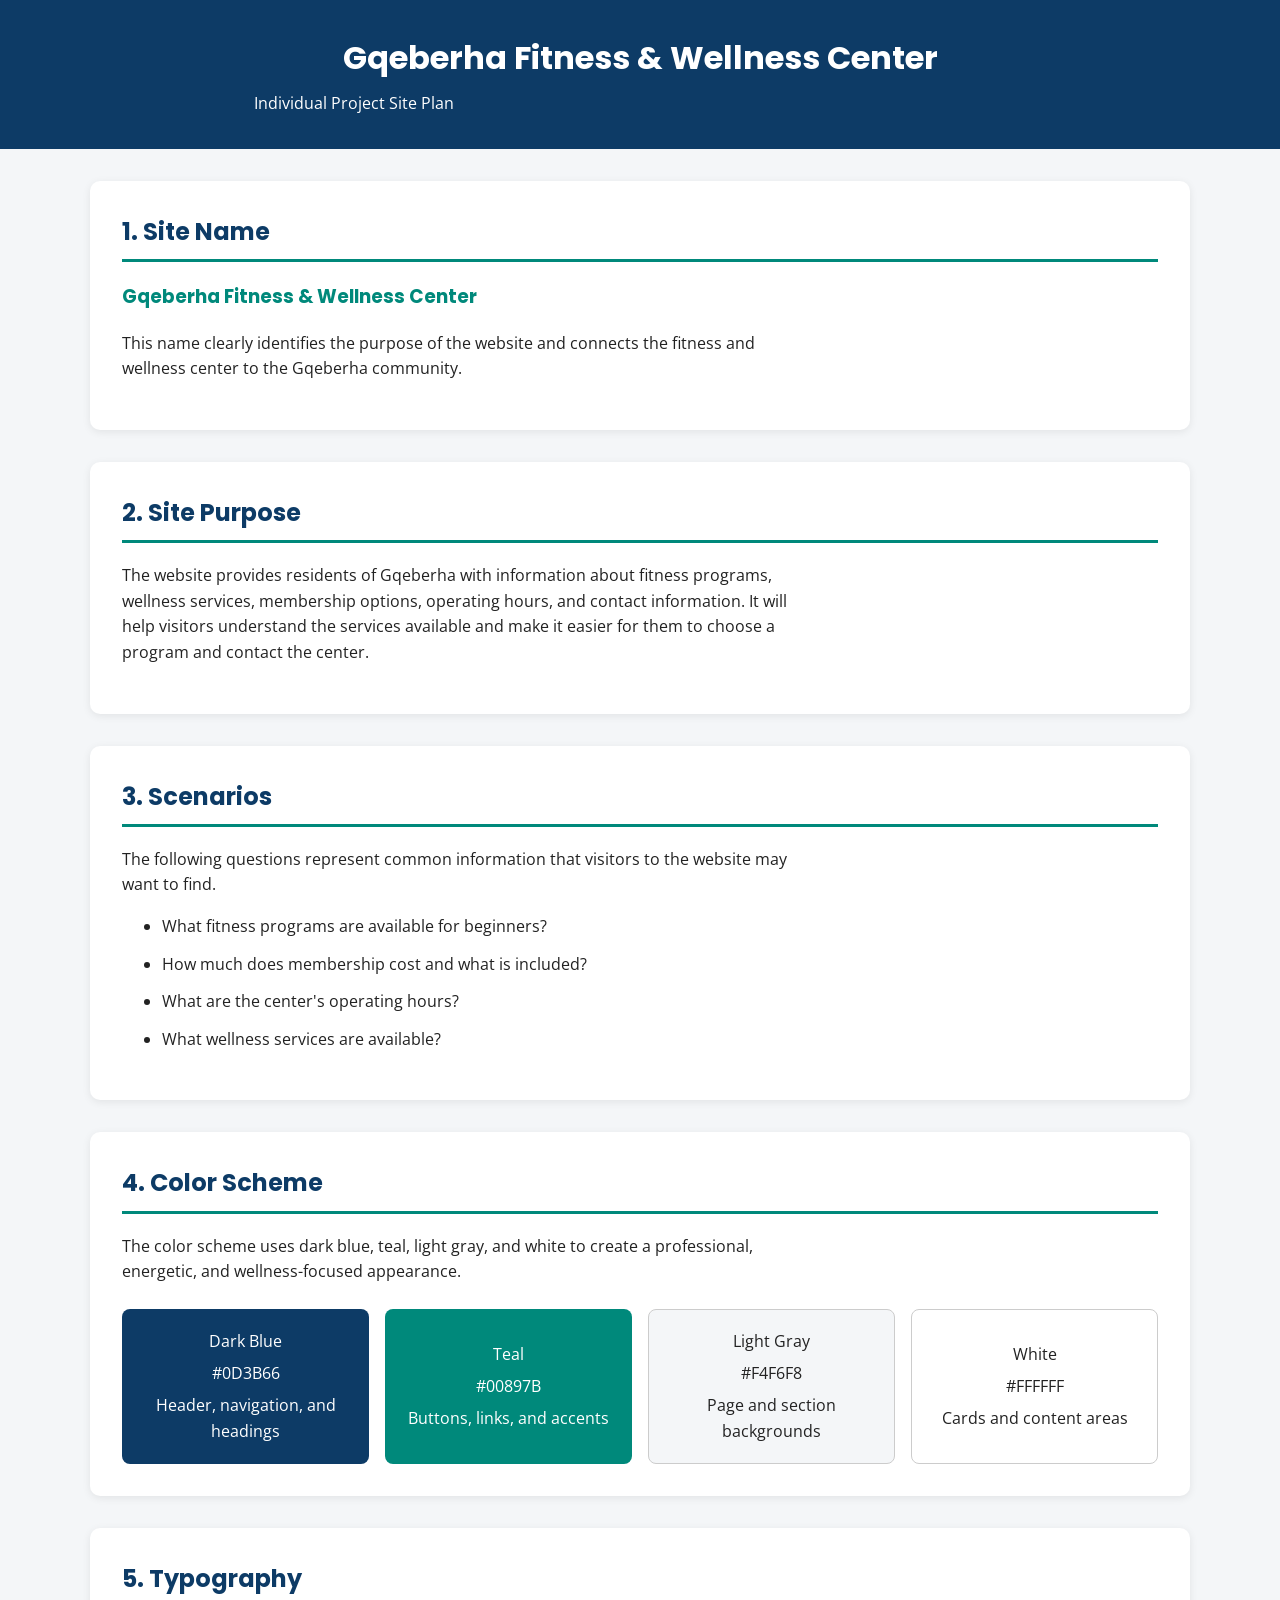
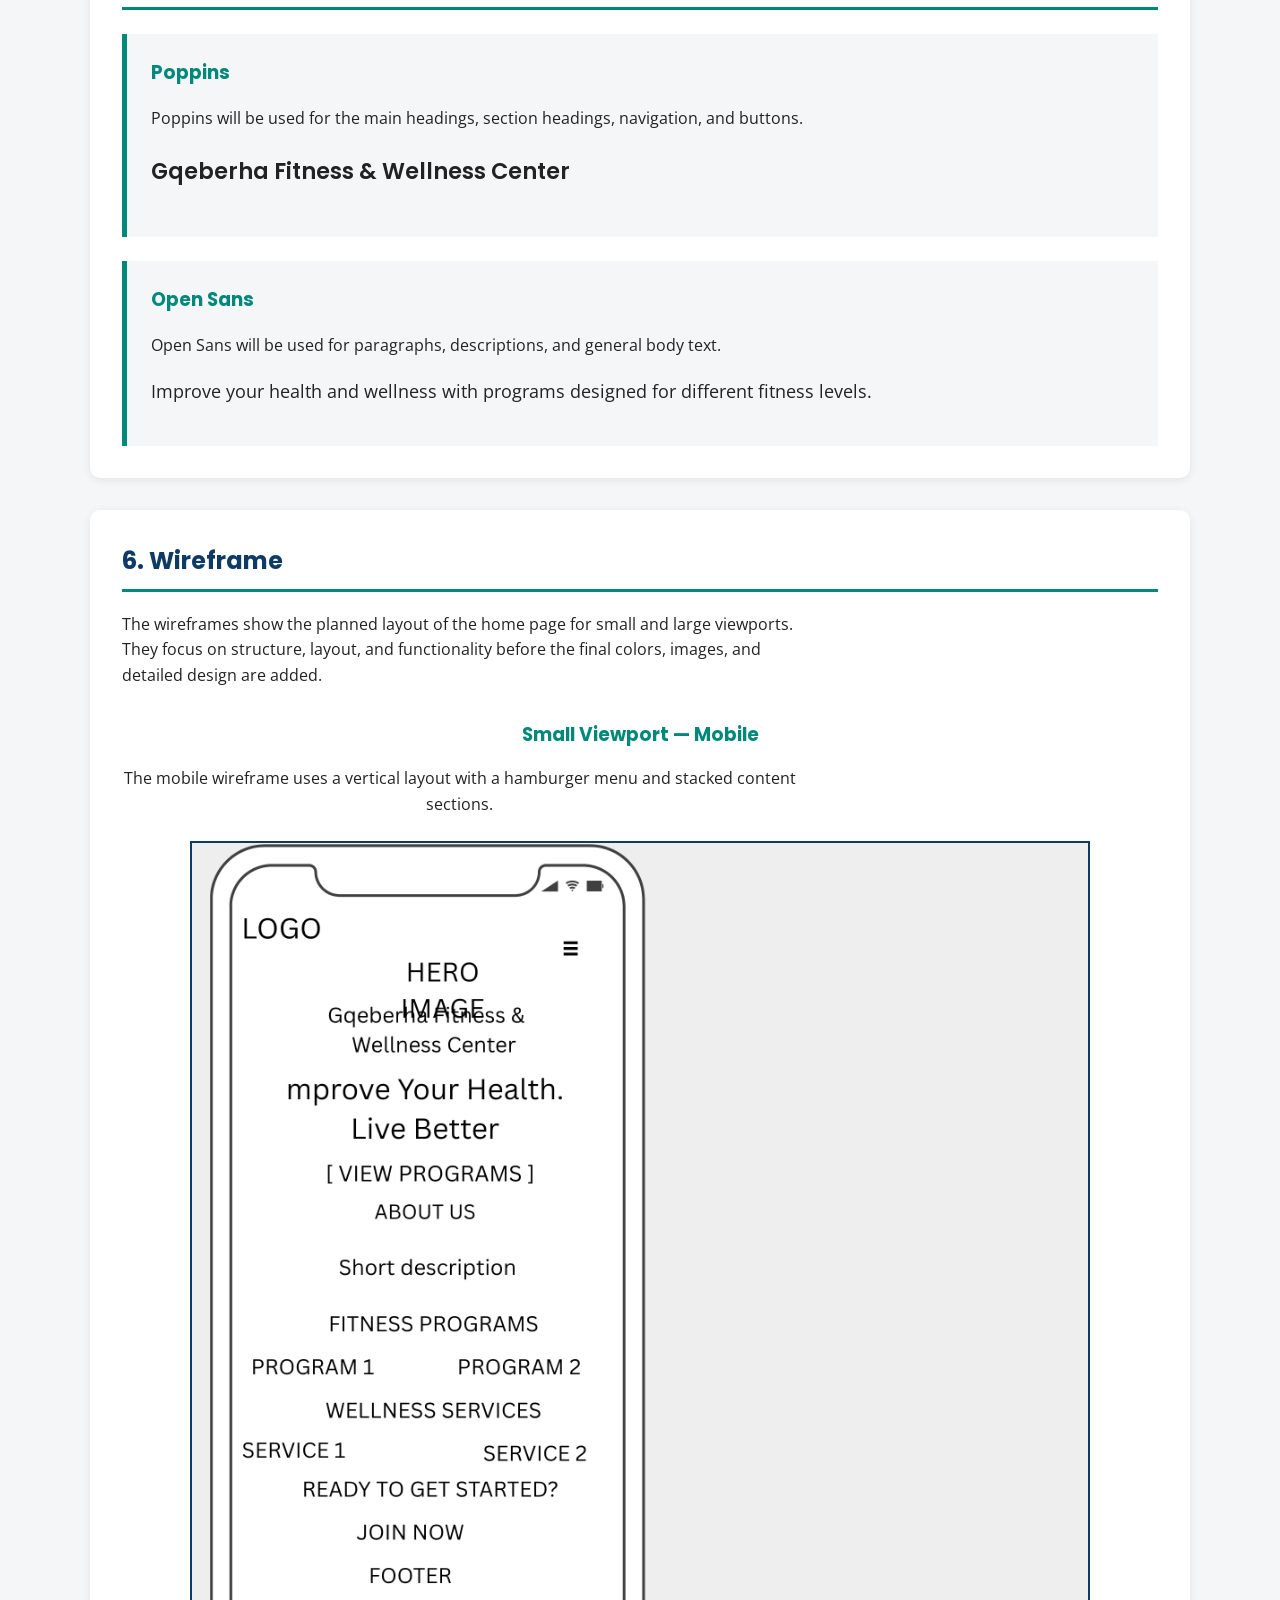
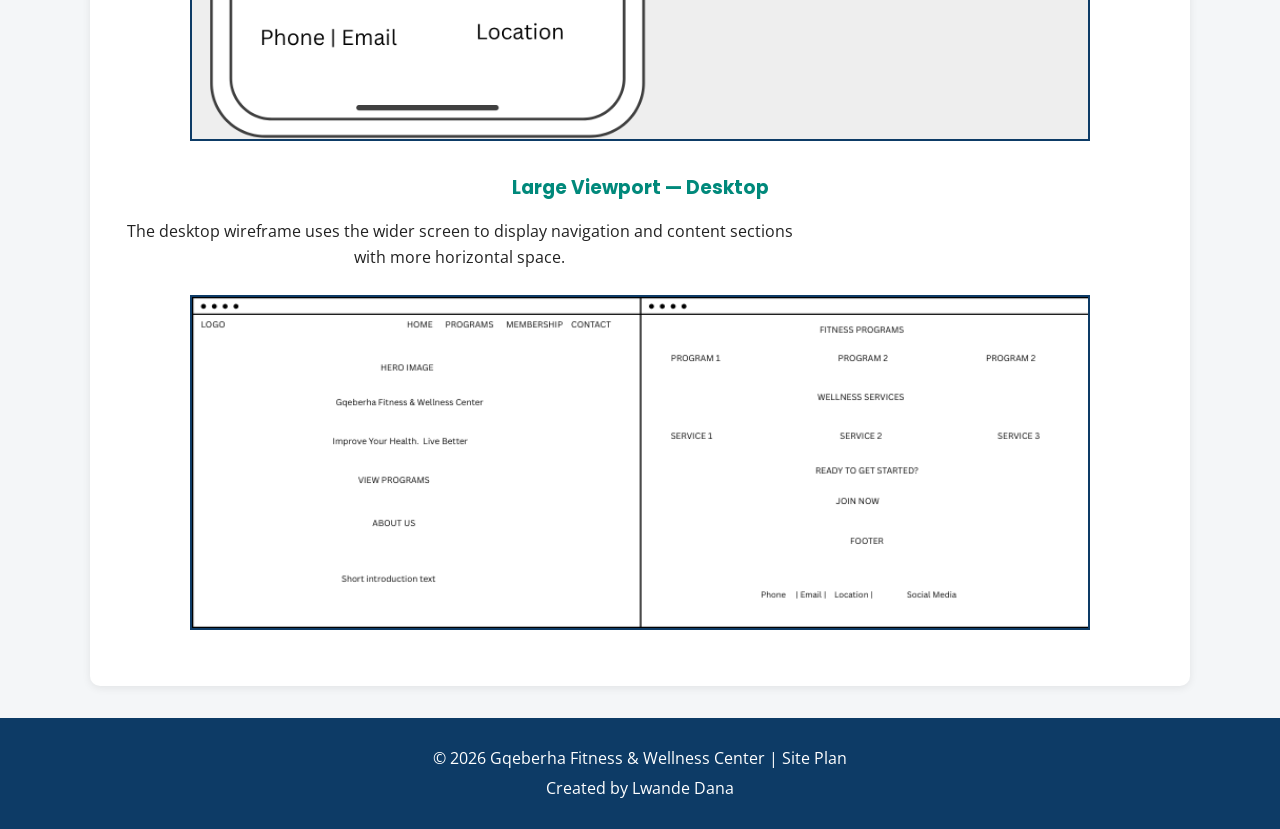
<file: site-plan/project/siteplan.html>
<!DOCTYPE html>
<html lang="en">
<head>
    <meta charset="UTF-8">
    <meta name="viewport" content="width=device-width, initial-scale=1.0">

    <title>Gqeberha Fitness & Wellness Center | Site Plan</title>

    <meta
        name="description"
        content="Site plan for the Gqeberha Fitness & Wellness Center website project."
    >

    <meta name="author" content="Lwande Dana">

    <link rel="stylesheet" href="styles/stylesheet.css">

    <link rel="preconnect" href="https://fonts.googleapis.com">
    <link rel="preconnect" href="https://fonts.gstatic.com" crossorigin>
    <link
        href="https://fonts.googleapis.com/css2?family=Open+Sans:wght@400;600&family=Poppins:wght@500;600;700&display=swap"
        rel="stylesheet"
    >
</head>

<body>
    <header>
        <h1>Gqeberha Fitness &amp; Wellness Center</h1>
        <p>Individual Project Site Plan</p>
    </header>

    <main>
        <section>
            <h2>1. Site Name</h2>

            <h3>Gqeberha Fitness &amp; Wellness Center</h3>

            <p>
                This name clearly identifies the purpose of the website and
                connects the fitness and wellness center to the Gqeberha
                community.
            </p>
        </section>

        <section>
            <h2>2. Site Purpose</h2>

            <p>
                The website provides residents of Gqeberha with information
                about fitness programs, wellness services, membership options,
                operating hours, and contact information. It will help
                visitors understand the services available and make it easier
                for them to choose a program and contact the center.
            </p>
        </section>

        <section>
            <h2>3. Scenarios</h2>

            <p>
                The following questions represent common information that
                visitors to the website may want to find.
            </p>

            <ul>
                <li>
                    What fitness programs are available for beginners?
                </li>
                <li>
                    How much does membership cost and what is included?
                </li>
                <li>
                    What are the center's operating hours?
                </li>
                <li>
                    What wellness services are available?
                </li>
            </ul>
        </section>

        <section>
            <h2>4. Color Scheme</h2>

            <p>
                The color scheme uses dark blue, teal, light gray, and white
                to create a professional, energetic, and wellness-focused
                appearance.
            </p>

            <div class="color-scheme">
                <div class="color-box dark-blue">
                    <p>Dark Blue</p>
                    <p>#0D3B66</p>
                    <p>Header, navigation, and headings</p>
                </div>

                <div class="color-box teal">
                    <p>Teal</p>
                    <p>#00897B</p>
                    <p>Buttons, links, and accents</p>
                </div>

                <div class="color-box light-gray">
                    <p>Light Gray</p>
                    <p>#F4F6F8</p>
                    <p>Page and section backgrounds</p>
                </div>

                <div class="color-box white">
                    <p>White</p>
                    <p>#FFFFFF</p>
                    <p>Cards and content areas</p>
                </div>
            </div>
        </section>

        <section>
            <h2>5. Typography</h2>

            <div class="font-example">
                <h3>Poppins</h3>

                <p>
                    Poppins will be used for the main headings, section
                    headings, navigation, and buttons.
                </p>

                <p class="poppins-example">
                    Gqeberha Fitness &amp; Wellness Center
                </p>
            </div>

            <div class="font-example">
                <h3>Open Sans</h3>

                <p>
                    Open Sans will be used for paragraphs, descriptions,
                    and general body text.
                </p>

                <p class="open-sans-example">
                    Improve your health and wellness with programs designed
                    for different fitness levels.
                </p>
            </div>
        </section>

        <section>
            <h2>6. Wireframe</h2>

            <p>
                The wireframes show the planned layout of the home page for
                small and large viewports. They focus on structure, layout,
                and functionality before the final colors, images, and
                detailed design are added.
            </p>

            <div class="wireframe">
                <h3>Small Viewport — Mobile</h3>

                <p>
                    The mobile wireframe uses a vertical layout with a
                    hamburger menu and stacked content sections.
                </p>

                <img
                    src="images/mobile-wireframe.png"
                    alt="Black and white wireframe showing the mobile layout of the Gqeberha Fitness and Wellness Center home page"
                >
            </div>

            <div class="wireframe">
                <h3>Large Viewport — Desktop</h3>

                <p>
                    The desktop wireframe uses the wider screen to display
                    navigation and content sections with more horizontal
                    space.
                </p>

                <img
                    src="images/deskstop-wirefram.png"
                    alt="Black and white wireframe showing the desktop layout of the Gqeberha Fitness and Wellness Center home page"
                >
            </div>
        </section>
    </main>

    <footer>
        <p>
            &copy; 2026 Gqeberha Fitness &amp; Wellness Center | Site Plan
        </p>
        <p>Created by Lwande Dana</p>
    </footer>
</body>
</html>
</file>
<file: styles/small.css>
/* =========================
   GENERAL STYLES
   ========================= */

* {
    box-sizing: border-box;
}

body {
    margin: 0;
    font-family: "Roboto", sans-serif;
    line-height: 1.6;
    color: #222;
    background-color: #f4f6f8;
}

img {
    max-width: 100%;
    height: auto;
}

h1,
h2,
h3,
p {
    margin-top: 0;
}


/* =========================
   HEADER
   ========================= */

header {
    background-color: #12355b;
    color: white;
    padding: 1rem;
    display: flex;
    align-items: center;
    justify-content: space-between;
    flex-wrap: wrap;
}

.profile {
    display: flex;
    align-items: center;
    gap: 0.75rem;
}

.profile img {
    width: 60px;
    height: 60px;
    object-fit: contain;
}

.profile span {
    font-size: 1.1rem;
    font-weight: 700;
}


/* =========================
   HAMBURGER BUTTON
   ========================= */

#menu-button {
    background: none;
    border: 2px solid white;
    color: white;
    font-size: 1.5rem;
    padding: 0.3rem 0.6rem;
    cursor: pointer;
}


/* =========================
   NAVIGATION
   ========================= */

nav {
    display: none;
    width: 100%;
    flex-direction: column;
    margin-top: 1rem;
}

nav.open {
    display: flex;
}

nav a {
    color: white;
    text-decoration: none;
    padding: 0.75rem;
    text-align: center;
    border-top: 1px solid rgba(255, 255, 255, 0.2);
}

nav a:hover,
nav a:focus {
    background-color: #1f5f8b;
}

nav a.active {
    background-color: #1f5f8b;
    font-weight: 700;
}


/* =========================
   MAIN
   ========================= */

main {
    width: 100%;
    max-width: 1200px;
    margin: 0 auto;
    padding: 1rem;
}

main h1 {
    color: #12355b;
    margin-bottom: 1rem;
}


/* =========================
   SECTIONS
   ========================= */

section {
    background-color: white;
    margin-bottom: 1.5rem;
    padding: 1rem;
    border-radius: 8px;
    box-shadow: 0 2px 6px rgba(0, 0, 0, 0.1);
}

section h2 {
    background-color: #12355b;
    color: white;
    padding: 0.75rem;
    margin: -1rem -1rem 1rem -1rem;
    border-radius: 8px 8px 0 0;
    font-size: 1.2rem;
}


/* =========================
   ABOUT ME
   ========================= */

.about-content {
    display: flex;
    flex-direction: column;
    gap: 1rem;
}

.student-photo {
    min-height: 180px;
    background-color: #d9e2ec;
    display: flex;
    align-items: center;
    justify-content: center;
    border-radius: 6px;
}

.student-photo p {
    margin: 0;
    font-weight: 700;
    color: #12355b;
}


/* =========================
   COURSE BUTTONS
   ========================= */

.course-buttons {
    display: flex;
    flex-direction: column;
    gap: 0.5rem;
    margin-bottom: 1rem;
}

.course-buttons button {
    padding: 0.75rem;
    border: 2px solid #12355b;
    background-color: white;
    color: #12355b;
    font-family: inherit;
    font-weight: 700;
    cursor: pointer;
    border-radius: 5px;
}

.course-buttons button:hover,
.course-buttons button:focus {
    background-color: #12355b;
    color: white;
}


/* =========================
   CREDIT TOTAL
   ========================= */

#credit-total {
    font-weight: 700;
    color: #12355b;
}


/* =========================
   COURSE CARDS
   ========================= */

.course-container {
    display: grid;
    grid-template-columns: 1fr;
    gap: 1rem;
}

.course-card {
    background-color: #e9ecef;
    border: 2px solid #adb5bd;
    border-radius: 8px;
    padding: 1rem;
    text-align: center;
}

.course-card h3 {
    margin-bottom: 0.5rem;
    color: #12355b;
}

.course-card p {
    margin-bottom: 0.5rem;
}

.course-card span {
    font-weight: 700;
}


/* =========================
   COMPLETED COURSES
   ========================= */

.course-card.completed {
    background-color: #d8f3dc;
    border-color: #2d6a4f;
}

.course-card.completed h3 {
    color: #1b4332;
}

.course-card.completed::after {
    content: " ✓ Completed";
    display: block;
    margin-top: 0.5rem;
    font-weight: 700;
    color: #1b4332;
}


/* =========================
   FOOTER
   ========================= */

footer {
    background-color: #12355b;
    color: white;
    text-align: center;
    padding: 1.5rem 1rem;
    margin-top: 2rem;
}

.social-links {
    display: flex;
    justify-content: center;
    gap: 1rem;
    margin-bottom: 1rem;
}

.social-links a {
    color: white;
    text-decoration: none;
    font-weight: 700;
    display: inline-flex;
    align-items: center;
    justify-content: center;
}

.social-links img {
    width: 42px;
    height: 42px;
    object-fit: contain;
}

.social-links a:hover,
.social-links a:focus {
    text-decoration: underline;
}

footer p {
    margin-bottom: 0.75rem;
}
/* =========================================
   W03 CHAMBER HOME PAGE
   ========================================= */


/* ---------- General Home Sections ---------- */

.home-section {
    max-width: 1200px;
    margin: 0 auto;
    padding: 2rem 1rem;
}

.home-section h2 {
    color: #12355b;
    margin-bottom: 1rem;
}


/* ---------- Visually Hidden ---------- */

.visually-hidden {
    position: absolute;
    width: 1px;
    height: 1px;
    padding: 0;
    margin: -1px;
    overflow: hidden;
    clip: rect(0, 0, 0, 0);
    white-space: nowrap;
    border: 0;
}


/* ---------- Header ---------- */

.site-header {
    max-width: 1200px;
    margin: 0 auto;
    padding: 0.75rem 1rem;
    display: flex;
    align-items: center;
    justify-content: space-between;
    gap: 1rem;
}

.brand {
    display: flex;
    align-items: center;
    gap: 0.75rem;
    color: #12355b;
    text-decoration: none;
}

.brand img {
    width: 60px;
    height: 60px;
    object-fit: contain;
}

.brand-name {
    display: block;
    font-size: 1.1rem;
    font-weight: 700;
}

.brand-location {
    display: block;
    font-size: 0.85rem;
}

#menu-button {
    background-color: #12355b;
    color: #ffffff;
    border: none;
    padding: 0.6rem 0.8rem;
    font-size: 1.3rem;
    border-radius: 4px;
}

#navigation {
    display: none;
    width: 100%;
}

#navigation.open {
    display: flex;
    flex-direction: column;
}

#navigation a {
    color: #12355b;
    text-decoration: none;
    font-weight: 700;
    padding: 0.75rem;
    border-bottom: 1px solid #dddddd;
}

#navigation a:hover,
#navigation a:focus {
    background-color: #e8eef5;
}

#navigation a.active {
    background-color: #12355b;
    color: #ffffff;
}


/* ---------- Hero ---------- */

.hero {
    position: relative;
    width: 100%;
    overflow: hidden;
}

.hero img {
    width: 100%;
    height: auto;
    min-height: 400px;
    object-fit: cover;
}

.hero-content {
    position: absolute;
    left: 1rem;
    right: 1rem;
    bottom: 1.5rem;

    background-color: rgba(18, 53, 91, 0.92);
    color: #ffffff;

    padding: 1.25rem;
    border-radius: 8px;
}

.hero-content h2 {
    margin-top: 0;
    margin-bottom: 0.5rem;
    color: #ffffff;
}

.hero-content p {
    margin-bottom: 1rem;
}

.cta-button {
    display: inline-block;
    background-color: #ffffff;
    color: #12355b;
    padding: 0.75rem 1rem;
    border-radius: 5px;
    font-weight: 700;
    text-decoration: none;
}

.cta-button:hover,
.cta-button:focus {
    background-color: #e8eef5;
}


/* ---------- Events ---------- */

.events-grid {
    display: grid;
    grid-template-columns: 1fr;
    gap: 1rem;
}

.event-card {
    background-color: #ffffff;
    border: 1px solid #cccccc;
    border-radius: 8px;
    padding: 1.25rem;
    box-shadow: 0 2px 5px rgba(0, 0, 0, 0.08);
}

.event-card h3 {
    color: #12355b;
    margin-top: 0;
}

.event-date {
    font-weight: 700;
    color: #555555;
}

.event-card a {
    display: inline-block;
    margin-top: 0.5rem;
    color: #12355b;
    font-weight: 700;
}


/* ---------- Weather ---------- */

.weather-container {
    display: grid;
    gap: 1rem;
}

.current-weather,
.forecast {
    background-color: #e8eef5;
    border-radius: 8px;
    padding: 1.25rem;
}

.current-weather h3,
.forecast h3 {
    color: #12355b;
    margin-top: 0;
}

#current-temperature {
    font-size: 2rem;
    font-weight: 700;
    color: #12355b;
}

#weather-description {
    text-transform: capitalize;
}

.forecast-grid {
    display: grid;
    grid-template-columns: 1fr;
    gap: 1rem;
}

.forecast-card {
    background-color: #ffffff;
    border: 1px solid #cccccc;
    border-radius: 6px;
    padding: 1rem;
    text-align: center;
}

.forecast-card h4 {
    color: #12355b;
    margin-top: 0;
}

.forecast-temperature {
    font-size: 1.5rem;
    font-weight: 700;
}


/* ---------- Spotlights ---------- */

.section-intro {
    margin-bottom: 1rem;
}

.spotlight-grid {
    display: grid;
    grid-template-columns: 1fr;
    gap: 1rem;
}

.spotlight-card {
    background-color: #ffffff;
    border: 2px solid #12355b;
    border-radius: 8px;
    padding: 1.25rem;
    text-align: center;
}

.spotlight-card img {
    width: 120px;
    height: 80px;
    object-fit: contain;
    margin: 0 auto 1rem;
}

.spotlight-card h3 {
    color: #12355b;
    margin-top: 0;
}

.membership-level {
    display: inline-block;
    background-color: #12355b;
    color: #ffffff;
    padding: 0.3rem 0.6rem;
    border-radius: 4px;
    font-size: 0.85rem;
    font-weight: 700;
    margin-bottom: 0.75rem;
}

.spotlight-card a {
    color: #12355b;
    font-weight: 700;
}


/* ---------- Footer ---------- */

.footer-content {
    max-width: 1200px;
    margin: 0 auto;
    padding: 1rem;
}

.social-links {
    display: flex;
    justify-content: center;
    gap: 1rem;
    margin: 1rem 0;
}

.social-links a {
    color: #ffffff;
    text-decoration: none;
    font-weight: 700;
}

.social-links a:hover,
.social-links a:focus {
    text-decoration: underline;
}
/* =========================================
   MOBILE HEADER
========================================= */

header {
    padding: 0.6rem 1rem;
}

.header-content {
    display: flex;
    align-items: center;
    justify-content: space-between;
}

.logo-link img {
    width: 50px;
    height: 50px;
}

.site-title {
    margin-right: auto;
    margin-left: 0.75rem;
}

.site-title h1 {
    font-size: 1.1rem;
}

.site-title p {
    font-size: 0.7rem;
}

/* Hamburger */

#menu-button {
    display: block;

    background: transparent;
    border: 1px solid rgba(255, 255, 255, 0.6);

    color: white;

    font-size: 1.5rem;

    padding: 0.3rem 0.55rem;

    border-radius: 4px;

    cursor: pointer;
}

/* Navigation hidden initially */

nav {
    display: none;
    flex-direction: column;
    width: 100%;
    margin-top: 0.5rem;
}

nav.open {
    display: flex;
}

nav a {
    width: 100%;
    padding: 0.7rem 1rem;
}
</file>
<file: styles/larger.css>
/* =========================================
   PROFESSIONAL HEADER
========================================= */

header {
    background-color: #12355b;
    color: white;
    padding: 0.6rem 2rem;
}

.header-content {
    max-width: 1200px;
    margin: 0 auto;

    display: flex;
    align-items: center;
    gap: 1rem;
}

/* Logo */

.logo-link {
    display: flex;
    align-items: center;
}

.logo-link img {
    width: 60px;
    height: 60px;
    object-fit: contain;
}

/* Chamber name */

.site-title {
    margin-right: auto;
}

.site-title h1 {
    margin: 0;
    font-size: 1.35rem;
    line-height: 1.2;
}

.site-title p {
    margin: 0.15rem 0 0;
    font-size: 0.8rem;
    opacity: 0.9;
}

/* Navigation */

nav {
    display: flex;
    align-items: center;
    gap: 0.25rem;
}

nav a {
    display: block;

    padding: 0.65rem 0.85rem;

    color: white;
    text-decoration: none;

    font-size: 0.95rem;
    font-weight: 600;

    border-radius: 4px;

    transition:
        background-color 0.2s ease,
        color 0.2s ease;
}

nav a:hover,
nav a:focus {
    background-color: #1f6696;
    color: white;
}

nav a.active {
    background-color: #2877a8;
    color: white;
}

/* Hide hamburger on desktop */

#menu-button {
    display: none;
}
</file>
<file: site-plan/styles/stylesheet.css>
/* ==============================
   Gqeberha Fitness & Wellness Center
   Individual Project Site Plan
   ============================== */

/* Color Scheme */
:root {
    --dark-blue: #0D3B66;
    --teal: #00897B;
    --light-gray: #F4F6F8;
    --white: #FFFFFF;
    --dark-text: #222222;
}

/* General Page Styles */
* {
    box-sizing: border-box;
}

body {
    margin: 0;
    background-color: var(--light-gray);
    color: var(--dark-text);
    font-family: "Open Sans", sans-serif;
    line-height: 1.6;
}

/* Header */
header {
    background-color: var(--dark-blue);
    color: var(--white);
    text-align: center;
    padding: 2rem 1rem;
}

header h1 {
    margin: 0;
    font-family: "Poppins", sans-serif;
    font-size: 2rem;
}

header p {
    margin: 0.5rem 0 0;
    font-size: 1rem;
}

/* Main Content */
main {
    width: min(1100px, 92%);
    margin: 2rem auto;
}

/* Sections */
section {
    background-color: var(--white);
    margin-bottom: 2rem;
    padding: 2rem;
    border-radius: 10px;
    box-shadow: 0 2px 8px rgba(0, 0, 0, 0.08);
}

section h2 {
    margin-top: 0;
    color: var(--dark-blue);
    font-family: "Poppins", sans-serif;
    border-bottom: 3px solid var(--teal);
    padding-bottom: 0.5rem;
}

section h3 {
    color: var(--teal);
    font-family: "Poppins", sans-serif;
}

p {
    max-width: 75ch;
}

li {
    margin-bottom: 0.75rem;
}

/* Color Scheme Display */
.color-scheme {
    display: grid;
    grid-template-columns: repeat(4, 1fr);
    gap: 1rem;
    margin-top: 1.5rem;
}

.color-box {
    min-height: 150px;
    padding: 1rem;
    border-radius: 8px;
    text-align: center;
    display: flex;
    flex-direction: column;
    justify-content: center;
}

.color-box p {
    margin: 0.2rem auto;
}

/* Individual Color Examples */
.dark-blue {
    background-color: var(--dark-blue);
    color: var(--white);
}

.teal {
    background-color: var(--teal);
    color: var(--white);
}

.light-gray {
    background-color: var(--light-gray);
    color: var(--dark-text);
    border: 1px solid #cccccc;
}

.white {
    background-color: var(--white);
    color: var(--dark-text);
    border: 1px solid #cccccc;
}

/* Typography Section */
.font-example {
    margin-top: 1.5rem;
    padding: 1.5rem;
    background-color: var(--light-gray);
    border-left: 5px solid var(--teal);
}

.font-example h3 {
    margin-top: 0;
}

.poppins-example {
    font-family: "Poppins", sans-serif;
    font-size: 1.4rem;
    font-weight: 600;
}

.open-sans-example {
    font-family: "Open Sans", sans-serif;
    font-size: 1.1rem;
}

/* Wireframes */
.wireframe {
    margin-top: 2rem;
    text-align: center;
}

.wireframe h3 {
    margin-bottom: 0.5rem;
}

.wireframe img {
    display: block;
    width: 100%;
    max-width: 900px;
    height: auto;
    margin: 1.5rem auto;
    border: 2px solid var(--dark-blue);
    background-color: var(--white);
}

/* Footer */
footer {
    background-color: var(--dark-blue);
    color: var(--white);
    text-align: center;
    padding: 1.5rem 1rem;
}

footer p {
    margin: 0.25rem auto;
}

/* ==============================
   Responsive Design
   ============================== */

@media (max-width: 700px) {
    header h1 {
        font-size: 1.6rem;
    }

    main {
        width: 94%;
        margin: 1rem auto;
    }

    section {
        padding: 1.25rem;
        margin-bottom: 1.25rem;
    }

    .color-scheme {
        grid-template-columns: 1fr 1fr;
    }

    .color-box {
        min-height: 130px;
    }

    .wireframe img {
        max-width: 100%;
    }
}

@media (max-width: 450px) {
    .color-scheme {
        grid-template-columns: 1fr;
    }

    header {
        padding: 1.5rem 0.75rem;
    }

    header h1 {
        font-size: 1.4rem;
    }

    section h2 {
        font-size: 1.3rem;
    }
}
</file>
<file: site-plan/project/styles/main.css>
/* =========================================================
   GQEBERHA FITNESS & WELLNESS CENTER
   Main Stylesheet | Mobile-first responsive design
   ========================================================= */

/* 1. VARIABLES */
:root {
    --dark-blue: #0D3B66;
    --teal: #00897B;
    --light-gray: #F4F6F8;
    --white: #FFFFFF;
    --dark-text: #1F2933;
    --gray-text: #52606D;
    --border-color: #D9E2EC;
    --heading-font: "Poppins", sans-serif;
    --body-font: "Open Sans", sans-serif;
    --max-width: 1200px;
}

/* 2. RESET AND BASE */
* {
    box-sizing: border-box;
    margin: 0;
    padding: 0;
}

html {
    scroll-behavior: smooth;
}

body {
    background: var(--white);
    color: var(--dark-text);
    font-family: var(--body-font);
    line-height: 1.6;
}

img {
    display: block;
    max-width: 100%;
    height: auto;
}

a {
    color: inherit;
}

button {
    font: inherit;
}

[hidden] {
    display: none !important;
}

/* 3. ACCESSIBILITY */
.skip-link {
    position: absolute;
    top: -100px;
    left: 1rem;
    z-index: 2000;
    padding: 0.75rem 1rem;
    background: var(--dark-blue);
    color: var(--white);
}

.skip-link:focus {
    top: 1rem;
}

:focus-visible {
    outline: 3px solid var(--teal);
    outline-offset: 4px;
}

/* 4. SHARED CONTAINERS */
.section-container,
.header-container,
.footer-container {
    width: min(92%, var(--max-width));
    margin-inline: auto;
}

.section {
    padding: 4rem 0;
}

/* 5. TYPOGRAPHY */
h1,
h2,
h3,
h4 {
    color: var(--dark-blue);
    font-family: var(--heading-font);
    line-height: 1.2;
}

h1 {
    font-size: clamp(2.2rem, 5vw, 4rem);
}

h2 {
    font-size: clamp(1.7rem, 4vw, 2.5rem);
}

h3 {
    font-size: 1.25rem;
}

p {
    margin-bottom: 1rem;
}

.section-heading {
    max-width: 720px;
    margin-bottom: 2rem;
}

.section-label,
.eyebrow {
    margin-bottom: 0.75rem;
    color: var(--teal);
    font-family: var(--heading-font);
    font-size: 0.8rem;
    font-weight: 700;
    letter-spacing: 0.12em;
}

.section-heading h2 {
    margin-bottom: 1rem;
}

.section-heading p:last-child {
    color: var(--gray-text);
}

/* 6. HEADER — supports both HTML structures */
.site-header {
    position: sticky;
    top: 0;
    z-index: 1000;
    background: var(--white);
    border-bottom: 1px solid var(--border-color);
}

.header-container,
.site-header {
    min-height: 76px;
}

.site-header {
    display: flex;
    align-items: center;
    justify-content: space-between;
    gap: 1rem;
    padding-inline: 4%;
}

.header-container {
    display: flex;
    align-items: center;
    justify-content: space-between;
    gap: 1rem;
}

.logo,
.brand {
    display: flex;
    flex-direction: column;
    color: var(--dark-blue);
    font-family: var(--heading-font);
    font-size: 1rem;
    font-weight: 700;
    line-height: 1.2;
    text-decoration: none;
}

.logo span:last-child,
.brand-subtitle {
    color: var(--teal);
    font-size: 0.8rem;
}

/* 7. MOBILE MENU */
.menu-button {
    display: block;
    padding: 0.4rem;
    border: 0;
    background: transparent;
    color: var(--dark-blue);
    font-size: 1.8rem;
    line-height: 1;
    cursor: pointer;
}

.menu-button:hover {
    color: var(--teal);
}

/* 8. NAVIGATION — supports direct links and a list */
.navigation {
    display: none;
    position: absolute;
    top: 76px;
    left: 0;
    right: 0;
    background: var(--white);
    border-bottom: 1px solid var(--border-color);
    box-shadow: 0 8px 18px rgb(0 0 0 / 8%);
}

.navigation.open {
    display: flex;
    flex-direction: column;
}

.navigation ul {
    display: flex;
    flex-direction: column;
    list-style: none;
}

.navigation a {
    display: block;
    padding: 0.9rem 1.25rem;
    border-bottom: 1px solid var(--border-color);
    color: var(--dark-blue);
    font-family: var(--heading-font);
    font-weight: 600;
    text-decoration: none;
}

.navigation a:hover,
.navigation a[aria-current="page"] {
    color: var(--teal);
    background: var(--light-gray);
}

/* 9. HOMEPAGE HERO */
.hero {
    min-height: 520px;
    display: flex;
    align-items: center;
    background:
        linear-gradient(
            90deg,
            rgb(9 42 73 / 90%),
            rgb(13 59 102 / 65%)
        ),
        url("../images/hero.jpg") center / cover no-repeat;
    color: var(--white);
}

.hero-content {
    width: min(92%, var(--max-width));
    margin-inline: auto;
    padding-block: 5rem;
}

.hero-tagline {
    margin-bottom: 1rem;
    color: var(--white);
    font-family: var(--heading-font);
    font-size: 0.8rem;
    font-weight: 700;
    letter-spacing: 0.12em;
}

.hero h1 {
    max-width: 750px;
    margin-bottom: 1.25rem;
    color: var(--white);
}

.hero h1 span {
    display: block;
    color: #80CBC4;
}

.hero p:not(.hero-tagline) {
    max-width: 650px;
    margin-bottom: 1.75rem;
    color: var(--white);
    line-height: 1.8;
}

/* 10. BUTTONS */
.button {
    display: inline-block;
    padding: 0.85rem 1.4rem;
    border: 2px solid var(--teal);
    border-radius: 6px;
    background: var(--teal);
    color: var(--white);
    font-family: var(--heading-font);
    font-weight: 600;
    text-align: center;
    text-decoration: none;
    transition: background-color 0.2s ease, transform 0.2s ease;
}

.button:hover {
    transform: translateY(-2px);
    background: var(--dark-blue);
    border-color: var(--dark-blue);
}

.button-light {
    background: var(--white);
    border-color: var(--white);
    color: var(--dark-blue);
}

.button-light:hover {
    background: var(--light-gray);
    border-color: var(--light-gray);
    color: var(--dark-blue);
}

/* 11. ABOUT SECTION */
.about {
    padding: 4rem 0;
    background: var(--white);
}

.about-content {
    max-width: 850px;
}

.about-content p {
    color: var(--gray-text);
}

/* 12. HOMEPAGE PROGRAM CARDS */
.programs {
    padding: 4rem 0;
    background: var(--light-gray);
}

.program-grid {
    display: grid;
    grid-template-columns: 1fr;
    gap: 1.5rem;
}

.program-card {
    overflow: hidden;
    border: 1px solid var(--border-color);
    border-radius: 14px;
    background: var(--white);
    box-shadow: 0 5px 20px rgb(13 59 102 / 7%);
}

.program-card h3 {
    margin-bottom: 0.75rem;
}

.program-card p {
    color: var(--gray-text);
}

.card-icon {
    width: 48px;
    height: 48px;
    display: grid;
    place-items: center;
    margin-bottom: 1rem;
    border-radius: 50%;
    background: var(--dark-blue);
    color: var(--white);
    font-size: 1.4rem;
}

/* 13. WELLNESS */
.wellness {
    padding: 4rem 0;
}

.wellness-grid {
    display: grid;
    grid-template-columns: 1fr;
    gap: 1.5rem;
}

.wellness-card {
    padding: 1.5rem;
    border-left: 4px solid var(--teal);
    background: var(--light-gray);
}

.wellness-card p {
    margin-bottom: 0;
    color: var(--gray-text);
}

/* 14. MEMBERSHIP CTA */
.membership-cta {
    padding: 4rem 1.25rem;
    background: var(--dark-blue);
    color: var(--white);
    text-align: center;
}

.membership-cta h2 {
    margin-bottom: 1rem;
    color: var(--white);
}

.membership-cta p {
    max-width: 650px;
    margin: 0 auto 1.5rem;
}

/* 15. FOOTER — supports both HTML structures */
.site-footer {
    padding: 3rem 0 0;
    background: #092A49;
    color: var(--white);
}

.footer-container,
.footer-content {
    width: min(92%, var(--max-width));
    margin-inline: auto;
}

.footer-container {
    display: grid;
    grid-template-columns: 1fr;
    gap: 2rem;
    padding-bottom: 2rem;
}

.footer-content {
    display: grid;
    grid-template-columns: 1fr;
    gap: 1rem;
    padding-bottom: 2rem;
}

.site-footer h2,
.site-footer h3 {
    margin-bottom: 0.75rem;
    color: var(--white);
    font-size: 1.1rem;
}

.site-footer p {
    color: #E5EDF5;
}

.footer-links {
    display: flex;
    flex-wrap: wrap;
    gap: 0.75rem 1rem;
}

.footer-links a {
    color: var(--white);
    text-decoration: none;
}

.footer-links a:hover {
    color: #80CBC4;
    text-decoration: underline;
}

.footer-bottom {
    width: min(92%, var(--max-width));
    margin-inline: auto;
    padding: 1.5rem 0;
    border-top: 1px solid rgb(255 255 255 / 20%);
}

.footer-bottom p,
.copyright {
    margin-bottom: 0.5rem;
    font-size: 0.9rem;
}

/* 16. PROGRAMS PAGE HERO */
.page-hero {
    min-height: 420px;
    display: flex;
    align-items: center;
    padding: 4rem 0;
    background:
        linear-gradient(
            90deg,
            rgb(9 42 73 / 94%),
            rgb(13 59 102 / 76%),
            rgb(0 137 123 / 45%)
        ),
        url("../images/class.webp") center / cover no-repeat;
    color: var(--white);
}

.page-hero-content {
    width: min(92%, var(--max-width));
    margin-inline: auto;
}

.page-hero .eyebrow,
.program-cta .eyebrow {
    color: #80CBC4;
}

.page-hero h1 {
    max-width: 750px;
    margin-bottom: 1.25rem;
    color: var(--white);
    font-size: clamp(2.3rem, 6vw, 4rem);
}

.page-hero-content > p:not(.eyebrow) {
    max-width: 620px;
    margin-bottom: 1.75rem;
    color: var(--white);
    line-height: 1.8;
}

/* 17. PROGRAMS PAGE CONTENT */
.programs-section {
    width: min(92%, var(--max-width));
    margin-inline: auto;
    padding: 5rem 0;
}

.programs-section .section-heading {
    max-width: 720px;
    margin: 0 auto 2.5rem;
    text-align: center;
}

.programs-section .section-heading h2 {
    margin-bottom: 1rem;
}

.programs-section .section-heading p {
    color: var(--gray-text);
    line-height: 1.8;
}

/* Program filters */
.program-filters {
    display: flex;
    flex-wrap: wrap;
    justify-content: center;
    gap: 0.65rem;
    margin-bottom: 1.5rem;
}

.filter-button {
    padding: 0.65rem 1.1rem;
    border: 1px solid var(--border-color);
    border-radius: 50px;
    background: var(--white);
    color: var(--dark-blue);
    font-family: var(--heading-font);
    font-size: 0.88rem;
    font-weight: 600;
    cursor: pointer;
    transition: background-color 0.2s ease, color 0.2s ease;
}

.filter-button:hover,
.filter-button.active {
    border-color: var(--dark-blue);
    background: var(--dark-blue);
    color: var(--white);
}

.program-count {
    margin-bottom: 1.5rem;
    color: var(--gray-text);
    font-size: 0.9rem;
    text-align: center;
}

/* Programs cards */
.programs-section .program-grid {
    grid-template-columns: 1fr;
    align-items: stretch;
}

.programs-section .program-card {
    display: flex;
    flex-direction: column;
    min-width: 0;
    transition: transform 0.25s ease, box-shadow 0.25s ease;
}

.programs-section .program-card::before {
    content: "";
    display: block;
    height: 6px;
    background: var(--teal);
}

.programs-section .program-card:hover {
    transform: translateY(-5px);
    box-shadow: 0 14px 30px rgb(13 59 102 / 13%);
}

.program-card-content {
    display: flex;
    flex: 1;
    flex-direction: column;
    padding: 1.6rem;
}

.program-category {
    align-self: flex-start;
    margin-bottom: 1rem;
    padding: 0.35rem 0.7rem;
    border-radius: 4px;
    background: #E0F2F1;
    color: #00695C;
    font-family: var(--heading-font);
    font-size: 0.7rem;
    font-weight: 700;
    letter-spacing: 0.08em;
}

.programs-section .program-card h3 {
    margin-bottom: 0.85rem;
}

.programs-section .program-card p {
    font-size: 0.94rem;
    line-height: 1.8;
}

.programs-section .program-card .program-detail {
    margin-top: auto;
    margin-bottom: 0;
    padding-top: 1rem;
    border-top: 1px solid #E4EAF0;
    font-size: 0.85rem;
}

.program-detail strong {
    color: var(--dark-blue);
}

/* Programs CTA */
.program-cta {
    padding: 4.5rem 1.25rem;
    background: linear-gradient(120deg, var(--dark-blue), #092A49);
    color: var(--white);
    text-align: center;
}

.program-cta-content {
    width: min(100%, 760px);
    margin-inline: auto;
}

.program-cta h2 {
    margin-bottom: 1rem;
    color: var(--white);
}

.program-cta p:not(.eyebrow) {
    margin-bottom: 1.75rem;
    color: var(--white);
    line-height: 1.8;
}

/* 18. TABLET */
@media screen and (min-width: 600px) {
    .hero {
        min-height: 600px;
    }

    .program-grid,
    .programs-section .program-grid {
        grid-template-columns: repeat(2, minmax(0, 1fr));
    }

    .wellness-grid {
        grid-template-columns: repeat(2, minmax(0, 1fr));
    }

    .footer-container {
        grid-template-columns: 2fr 1fr;
    }

    .footer-content {
        grid-template-columns: 2fr 1fr;
    }
}

/* 19. DESKTOP */
@media screen and (min-width: 900px) {
    .site-header {
        padding-inline: max(4%, calc((100% - var(--max-width)) / 2));
    }

    .menu-button {
        display: none;
    }

    .navigation,
    .navigation.open {
        position: static;
        display: flex;
        flex-direction: row;
        align-items: center;
        gap: 0.25rem;
        background: transparent;
        border: 0;
        box-shadow: none;
    }

    .navigation ul {
        flex-direction: row;
        align-items: center;
        gap: 0.25rem;
    }

    .navigation a {
        padding: 0.6rem 0.8rem;
        border-bottom: 3px solid transparent;
        background: transparent;
    }

    .navigation a:hover,
    .navigation a[aria-current="page"] {
        border-bottom-color: var(--teal);
        background: transparent;
    }

    .hero {
        min-height: 650px;
    }

    .hero-content {
        padding-block: 7rem;
    }

    .program-grid,
    .programs-section .program-grid {
        grid-template-columns: repeat(3, minmax(0, 1fr));
    }

    .wellness-grid {
        grid-template-columns: repeat(3, minmax(0, 1fr));
    }

    .footer-container {
        grid-template-columns: 2fr 1fr 1fr;
    }

    .footer-content {
        grid-template-columns: 2fr 1fr;
    }

    .page-hero {
        min-height: 500px;
    }

    .programs-section .program-card-content {
        padding: 1.8rem;
    }
}

/* 20. REDUCED MOTION */
@media (prefers-reduced-motion: reduce) {
    html {
        scroll-behavior: auto;
    }

    *,
    *::before,
    *::after {
        scroll-behavior: auto !important;
        transition: none !important;
        animation: none !important;
    }
}
css
/* ==============================
   MEMBERSHIP PAGE
============================== */

/* Membership section */
.membership-section {
    padding: 4rem 1.25rem;
    background-color: var(--light-gray);
}

.membership-section .section-heading {
    max-width: 700px;
    margin: 0 auto 2.5rem;
    text-align: center;
}

.membership-section .section-heading h2 {
    margin-bottom: 1rem;
}

.membership-section .section-heading > p:last-child {
    color: #555;
    line-height: 1.7;
}

/* Membership cards layout */
.membership-grid {
    display: grid;
    grid-template-columns: 1fr;
    gap: 1.5rem;
    width: 100%;
    max-width: 1100px;
    margin: 0 auto;
}

/* Individual membership card */
.membership-card {
    position: relative;
    display: flex;
    flex-direction: column;
    padding: 2rem 1.5rem;
    background-color: var(--white);
    border: 1px solid #dce3e9;
    border-radius: 12px;
    box-shadow: 0 4px 14px rgb(13 59 102 / 8%);
    transition:
        transform 0.25s ease,
        box-shadow 0.25s ease;
}

.membership-card:hover {
    transform: translateY(-5px);
    box-shadow: 0 10px 24px rgb(13 59 102 / 14%);
}

.membership-card h3 {
    margin-bottom: 0.75rem;
    color: var(--dark-blue);
    font-family: "Poppins", sans-serif;
    font-size: 1.5rem;
}

.membership-description {
    min-height: 3.5rem;
    margin-bottom: 1.25rem;
    color: #555;
    line-height: 1.6;
}

/* Membership price */
.membership-price {
    display: flex;
    flex-wrap: wrap;
    align-items: baseline;
    gap: 0.35rem;
    margin-bottom: 1.5rem;
    color: var(--dark-blue);
}

.price-amount {
    font-family: "Poppins", sans-serif;
    font-size: 2.4rem;
    font-weight: 700;
}

.price-period {
    color: #555;
    font-size: 0.95rem;
}

/* Membership features */
.membership-features {
    display: grid;
    gap: 0.85rem;
    margin: 0 0 2rem;
    padding: 0;
    list-style: none;
}

.membership-features li {
    position: relative;
    padding-left: 1.75rem;
    color: #333;
    line-height: 1.5;
}

.membership-features li::before {
    position: absolute;
    left: 0;
    color: var(--teal);
    font-weight: 700;
    content: "✓";
}

/* Buttons stay aligned at the bottom */
.membership-select {
    width: 100%;
    margin-top: auto;
    border: 2px solid var(--teal);
    cursor: pointer;
    font: inherit;
    font-weight: 700;
}

.membership-select:hover {
    background-color: var(--dark-blue);
    border-color: var(--dark-blue);
}

/* Featured Standard membership */
.membership-featured {
    border: 2px solid var(--teal);
}

.membership-badge {
    align-self: flex-start;
    margin-bottom: 1rem;
    padding: 0.4rem 0.75rem;
    border-radius: 4px;
    background-color: var(--teal);
    color: var(--white);
    font-size: 0.75rem;
    font-weight: 700;
    letter-spacing: 0.05em;
}

/* ==============================
   MEMBERSHIP COST CALCULATOR
============================== */

.membership-calculator {
    padding: 4rem 1.25rem;
    background-color: var(--white);
}

.calculator-content {
    max-width: 700px;
    margin: 0 auto;
}

.calculator-content h2 {
    margin-bottom: 1rem;
}

.calculator-content > p:not(.eyebrow) {
    margin-bottom: 1.5rem;
    color: #555;
    line-height: 1.7;
}

.calculator-content label {
    display: block;
    margin-bottom: 0.5rem;
    color: var(--dark-blue);
    font-weight: 700;
}

#membership-plan {
    width: 100%;
    min-height: 48px;
    margin-bottom: 1.5rem;
    padding: 0.75rem;
    border: 1px solid #aebbc7;
    border-radius: 6px;
    background-color: var(--white);
    color: #222;
    font: inherit;
}

#membership-plan:focus-visible {
    outline: 3px solid var(--teal);
    outline-offset: 3px;
}

.calculator-result {
    display: grid;
    grid-template-columns: 1fr auto;
    gap: 0.75rem 1rem;
    padding: 1.5rem;
    border-left: 5px solid var(--teal);
    border-radius: 8px;
    background-color: var(--light-gray);
}

.calculator-result p {
    margin: 0;
}

.calculator-result p:nth-child(2),
.calculator-result p:nth-child(4) {
    color: var(--dark-blue);
    font-family: "Poppins", sans-serif;
    font-size: 1.2rem;
    font-weight: 700;
    text-align: right;
}

.membership-message {
    margin-top: 1rem;
    color: var(--teal);
    font-weight: 600;
}

/* ==============================
   MEMBERSHIP RESPONSIVE DESIGN
============================== */

@media (min-width: 600px) {
    .membership-section,
    .membership-calculator {
        padding: 5rem 2rem;
    }

    .membership-grid {
        grid-template-columns: repeat(2, minmax(0, 1fr));
        align-items: stretch;
    }

    .membership-card {
        padding: 2rem;
    }
}

@media (min-width: 900px) {
    .membership-grid {
        grid-template-columns: repeat(3, minmax(0, 1fr));
    }

    .membership-featured {
        transform: translateY(-8px);
    }

    .membership-featured:hover {
        transform: translateY(-13px);
    }
}

/* Respect visitors who prefer reduced motion */
@media (prefers-reduced-motion: reduce) {
    .membership-card {
        transition: none;
    }

    .membership-card:hover {
        transform: none;
    }

    .membership-featured,
    .membership-featured:hover {
        transform: none;
    }
}

/* ==============================
   CONTACT PAGE
============================== */

/* Contact information section */
.contact-section {
    padding: 4rem 1.25rem;
    background-color: var(--light-gray);
}

.contact-section .section-heading {
    max-width: 700px;
    margin: 0 auto 2.5rem;
    text-align: center;
}

.contact-section .section-heading h2 {
    margin-bottom: 1rem;
}

.contact-section .section-heading > p:last-child {
    color: #555;
    line-height: 1.7;
}

/* Contact information cards */
.contact-info-grid {
    display: grid;
    grid-template-columns: 1fr;
    gap: 1.25rem;
    max-width: 1100px;
    margin: 0 auto;
}

.contact-info-card {
    padding: 1.75rem;
    background-color: var(--white);
    border: 1px solid #dce3e9;
    border-radius: 10px;
    box-shadow: 0 4px 14px rgb(13 59 102 / 6%);
}

.contact-info-card h3 {
    margin-bottom: 0.75rem;
    color: var(--dark-blue);
    font-family: "Poppins", sans-serif;
    font-size: 1.2rem;
}

.contact-info-card p {
    margin-bottom: 0.75rem;
    color: #444;
    line-height: 1.7;
}

.contact-info-card p:last-child {
    margin-bottom: 0;
}

/* Opening hours */
.opening-hours {
    display: grid;
    gap: 0.75rem;
    margin: 1rem 0;
    padding: 0;
    list-style: none;
}

.opening-hours li {
    display: flex;
    flex-wrap: wrap;
    justify-content: space-between;
    gap: 0.35rem 0.75rem;
    padding-bottom: 0.65rem;
    border-bottom: 1px solid #e3e8ed;
    color: #333;
    font-size: 0.9rem;
}

.opening-hours li span:last-child {
    font-weight: 600;
}

.contact-note {
    color: #666 !important;
    font-size: 0.8rem;
    font-style: italic;
}

/* ==============================
   CONTACT FORM
============================== */

.contact-form-section {
    padding: 4rem 1.25rem;
    background-color: var(--white);
}

.contact-form-container {
    display: grid;
    grid-template-columns: 1fr;
    gap: 2rem;
    max-width: 1000px;
    margin: 0 auto;
}

.contact-form-intro h2 {
    margin-bottom: 1rem;
}

.contact-form-intro > p:last-child {
    color: #555;
    line-height: 1.8;
}

/* Form layout */
.contact-form {
    display: grid;
    gap: 1.25rem;
    padding: 1.5rem;
    background-color: var(--light-gray);
    border: 1px solid #e0e6eb;
    border-radius: 12px;
}

.form-field {
    display: grid;
    gap: 0.5rem;
}

.form-field label {
    color: var(--dark-blue);
    font-weight: 700;
    font-size: 0.95rem;
}

/* Inputs, dropdown, and message box */
.form-field input,
.form-field select,
.form-field textarea {
    width: 100%;
    min-height: 48px;
    padding: 0.8rem 0.9rem;
    border: 1px solid #aebbc7;
    border-radius: 6px;
    background-color: var(--white);
    color: #222;
    font: inherit;
    font-size: 1rem;
}

.form-field textarea {
    min-height: 150px;
    resize: vertical;
}

.form-field input::placeholder,
.form-field textarea::placeholder {
    color: #6b7280;
    opacity: 1;
}

/* Visible keyboard focus for accessibility */
.form-field input:focus-visible,
.form-field select:focus-visible,
.form-field textarea:focus-visible {
    border-color: var(--teal);
    outline: 3px solid var(--teal);
    outline-offset: 2px;
}

/* Browser validation styling */
.form-field input:invalid:not(:placeholder-shown),
.form-field textarea:invalid:not(:placeholder-shown) {
    border-color: #b42318;
}

.contact-submit {
    width: 100%;
    min-height: 48px;
    border: 2px solid var(--teal);
    cursor: pointer;
    font: inherit;
    font-weight: 700;
}

.contact-submit:hover {
    background-color: var(--dark-blue);
    border-color: var(--dark-blue);
}

.form-note {
    margin: 0;
    color: #555;
    font-size: 0.85rem;
    line-height: 1.6;
}

.form-feedback {
    margin: 0;
    color: var(--dark-blue);
    font-weight: 600;
    line-height: 1.6;
}

/* ==============================
   CONTACT PAGE RESPONSIVENESS
============================== */

@media (min-width: 600px) {
    .contact-section,
    .contact-form-section {
        padding: 5rem 2rem;
    }

    .contact-info-grid {
        grid-template-columns: repeat(2, minmax(0, 1fr));
    }

    .contact-form {
        padding: 2rem;
    }
}

@media (min-width: 900px) {
    .contact-info-grid {
        grid-template-columns: repeat(4, minmax(0, 1fr));
    }

    .contact-form-container {
        grid-template-columns: 0.8fr 1.2fr;
        align-items: start;
        gap: 3rem;
    }

    .contact-form-intro {
        position: sticky;
        top: 2rem;
    }
}

/* Respect reduced-motion preferences */
@media (prefers-reduced-motion: reduce) {
    .contact-info-card {
        transition: none;
    }
}

/* ==============================
   REFERENCES PAGE
============================== */

.references-section {
    padding: 4rem 1.25rem;
    background-color: var(--light-gray);
}

.references-container {
    max-width: 900px;
    margin: 0 auto;
}

.references-section .section-heading {
    margin-bottom: 2.5rem;
    text-align: center;
}

.references-section .section-heading > p:last-child {
    color: #555;
    line-height: 1.7;
}

.reference-item {
    margin-bottom: 1.5rem;
    padding: 1.75rem;
    background-color: var(--white);
    border: 1px solid #dce3e9;
    border-radius: 10px;
    box-shadow: 0 4px 12px rgb(13 59 102 / 5%);
}

.reference-item h3 {
    margin-bottom: 0.75rem;
    color: var(--dark-blue);
    font-family: "Poppins", sans-serif;
    font-size: 1.2rem;
}

.reference-item p,
.reference-item li {
    color: #333;
    line-height: 1.8;
}

.reference-item p {
    margin-bottom: 0.75rem;
}

.reference-item ul {
    display: grid;
    gap: 0.6rem;
    padding-left: 1.5rem;
}

.reference-item a {
    color: var(--dark-blue);
    font-weight: 600;
    text-decoration: underline;
    text-underline-offset: 3px;
}

.reference-item a:hover {
    color: var(--teal);
}

.reference-item a:focus-visible {
    outline: 3px solid var(--teal);
    outline-offset: 3px;
}

@media (min-width: 600px) {
    .references-section {
        padding: 5rem 2rem;
    }

    .reference-item {
        padding: 2rem;
    }
}

/* ==============================
   MOBILE NAVIGATION FIX
============================== */

@media (max-width: 899px) {
    .site-header {
        position: relative;
        z-index: 1000;
    }

    .menu-button {
        display: block;
        position: relative;
        z-index: 1002;
        cursor: pointer;
        pointer-events: auto;
        touch-action: manipulation;
    }

    .navigation {
        display: none;
        position: absolute;
        top: 100%;
        left: 0;
        right: 0;
        z-index: 1001;

        flex-direction: column;
        align-items: stretch;
        gap: 0;

        width: 100%;
        padding: 1rem;

        background-color: var(--white);
        box-shadow: 0 8px 16px rgb(13 59 102 / 15%);
    }

    .navigation.open {
        display: flex;
    }

    .navigation a {
        display: block;
        width: 100%;
        padding: 1rem;
        text-align: left;
    }
}

/* Keep the full navigation visible on desktop */
@media (min-width: 900px) {
    .menu-button {
        display: none;
    }

    .navigation {
        display: flex;
        position: static;
        flex-direction: row;
        align-items: center;
        width: auto;
        padding: 0;
        box-shadow: none;
    }
}
</file>
<file: chamber/styles/main.css>
/* =========================
        MAIN / RESET
   ========================= */

/* Make width and height calculations easier */
* {
    box-sizing: border-box;
}

/* Remove default body margin */
body {
    margin: 0;
}

/* Make images responsive */
img {
    max-width: 100%;
    height: auto;
    display: block;
}

/* Make form elements use the same font as the page */
button,
input,
textarea,
select {
    font: inherit;
}

/* Remove default link underline */
a {
    text-decoration: none;
}

/* Improve heading spacing */
h1,
h2,
h3,
p {
    margin-top: 0;
}

/* Make buttons easy to use */
button {
    cursor: pointer;
}
</file>
<file: chamber/styles/small.css>
/* =========================
   GENERAL
   ========================= */

body {
    font-family: Arial, Helvetica, sans-serif;
    line-height: 1.5;
    color: #222222;
    background-color: #f4f6f8;
}

main {
    width: 100%;
    max-width: 1200px;
    margin: 0 auto;
    padding: 1rem;
}

h1 {
    color: #12355b;
    margin-bottom: 1rem;
}

h2,
h3 {
    margin-bottom: 0.5rem;
}


/* =========================
   HEADER
   ========================= */

header {
    background-color: #12355b;
    color: white;
}

.site-header {
    width: 100%;
    max-width: 1200px;
    margin: 0 auto;
    padding: 0.75rem 1rem;

    display: flex;
    align-items: center;
    justify-content: space-between;
    gap: 1rem;

    /* Allows navigation to move to next line */
    flex-wrap: wrap;
}


/* =========================
   BRAND
   ========================= */

.brand {
    display: flex;
    align-items: center;
    gap: 0.75rem;

    color: white;
    text-decoration: none;
}

.brand img {
    width: 60px;
    height: 60px;
    object-fit: contain;
}

.brand-name {
    display: block;
    font-size: 1.1rem;
    font-weight: 700;
}

.brand-location {
    display: block;
    font-size: 0.85rem;
}


/* =========================
   HAMBURGER BUTTON
   ========================= */

#menu-button {
    background-color: transparent;
    border: 2px solid white;
    color: white;

    font-size: 1.5rem;
    padding: 0.3rem 0.6rem;
    border-radius: 4px;

    cursor: pointer;
}

#menu-button:hover,
#menu-button:focus {
    background-color: white;
    color: #12355b;
}


/* =========================
   NAVIGATION
   ========================= */

nav {
    display: none;

    width: 100%;
    flex-direction: column;

    margin-top: 1rem;
}

nav.open {
    display: flex;
}

nav a {
    color: white;

    padding: 0.75rem;
    text-align: center;

    border-top: 1px solid rgba(255, 255, 255, 0.25);

    font-weight: 600;
}

nav a:hover,
nav a:focus {
    background-color: #1f5f8b;
}

nav a.active {
    background-color: #1f5f8b;
    font-weight: bold;
}


/* =========================
   DIRECTORY
   ========================= */

.member-grid {
    display: grid;
    grid-template-columns: 1fr;
    gap: 1rem;
}

.member-card {
    background-color: white;
    border: 1px solid #dddddd;
    border-radius: 8px;
    padding: 1rem;
    box-shadow: 0 2px 5px rgba(0, 0, 0, 0.08);
}

.member-card img {
    width: 100%;
    max-width: 180px;
    height: 100px;
    object-fit: contain;
    margin: 0 auto 1rem;
}

.member-card h2,
.member-card h3 {
    color: #12355b;
}

.member-card a {
    color: #12355b;
    font-weight: bold;
}


/* =========================
   FOOTER
   ========================= */

footer {
    background-color: #12355b;
    color: white;
    padding: 2rem 1rem;
    margin-top: 2rem;
}

.footer-content {
    max-width: 1200px;
    margin: 0 auto;
}

footer a {
    color: white;
}

.social-links {
    display: flex;
    gap: 1rem;
}


/* =========================
   W03 HOME PAGE
   ========================= */

.home-section {
    max-width: 1200px;
    margin: 0 auto;
    padding: 2rem 1rem;
}


/* =========================
   VISUALLY HIDDEN
   ========================= */

.visually-hidden {
    position: absolute;
    width: 1px;
    height: 1px;
    padding: 0;
    margin: -1px;
    overflow: hidden;
    clip: rect(0, 0, 0, 0);
    white-space: nowrap;
    border: 0;
}


/* =========================
   HERO
   ========================= */

.hero {
    position: relative;
    width: 100%;
    overflow: hidden;
}

.hero img {
    width: 100%;
    height: auto;
    min-height: 400px;
    object-fit: cover;
}

.hero-content {
    position: absolute;

    left: 1rem;
    right: 1rem;
    bottom: 1.5rem;

    background-color: rgba(18, 53, 91, 0.92);
    color: white;

    padding: 1.25rem;
    border-radius: 8px;
}

.hero-content h2 {
    margin-top: 0;
    margin-bottom: 0.5rem;
    color: white;
}

.hero-content p {
    margin-bottom: 1rem;
}


/* =========================
   CTA BUTTON
   ========================= */

.cta-button {
    display: inline-block;

    background-color: white;
    color: #12355b;

    padding: 0.75rem 1rem;
    border-radius: 5px;

    font-weight: 700;
    text-decoration: none;
}

.cta-button:hover,
.cta-button:focus {
    background-color: #e8eef5;
}


/* =========================
   EVENTS
   ========================= */

.events-grid {
    display: grid;
    grid-template-columns: 1fr;
    gap: 1rem;
}

.event-card {
    background-color: white;
    border: 1px solid #dddddd;
    border-radius: 8px;
    padding: 1.25rem;
}

.event-card h3 {
    color: #12355b;
}


/* =========================
   WEATHER
   ========================= */

.weather-container {
    display: grid;
    gap: 1rem;
}

.current-weather,
.forecast {
    background-color: #e8eef5;
    border-radius: 8px;
    padding: 1.25rem;
}

#current-temperature {
    font-size: 2rem;
    font-weight: 700;
    color: #12355b;
}

#weather-description {
    text-transform: capitalize;
}


/* =========================
   WEATHER FORECAST
   ========================= */

.forecast-grid {
    display: grid;
    grid-template-columns: 1fr;
    gap: 1rem;
}

.forecast-card {
    background-color: white;
    border-radius: 8px;
    padding: 1rem;
    text-align: center;
}

.forecast-card h4 {
    color: #12355b;
}

.forecast-temperature {
    font-size: 1.5rem;
    font-weight: bold;
}


/* =========================
   BUSINESS SPOTLIGHTS
   ========================= */

.spotlight-grid {
    display: grid;
    grid-template-columns: 1fr;
    gap: 1rem;
}

.spotlight-card {
    background-color: white;
    border: 1px solid #dddddd;
    border-radius: 8px;
    padding: 1.25rem;

    text-align: center;
}

.spotlight-card img {
    width: 120px;
    height: 80px;
    object-fit: contain;
    margin: 0 auto 1rem;
}

.spotlight-card h3 {
    color: #12355b;
}

.membership-level {
    font-weight: bold;
    color: #1f5f8b;
}

.spotlight-card a {
    color: #12355b;
    font-weight: bold;
}


/* =========================
   MOBILE
   ========================= */

@media screen and (max-width: 699px) {

    .hero img {
        min-height: 350px;
    }

    .hero-content {
        position: absolute;
    }

}
/* =========================================
   MOBILE HEADER
========================================= */

header {
    padding: 0.6rem 1rem;
}

.header-content {
    display: flex;
    align-items: center;
    justify-content: space-between;
}

.logo-link img {
    width: 50px;
    height: 50px;
}

.site-title {
    margin-right: auto;
    margin-left: 0.75rem;
}

.site-title h1 {
    font-size: 1.1rem;
}

.site-title p {
    font-size: 0.7rem;
}

/* Hamburger */

#menu-button {
    display: block;

    background: transparent;
    border: 1px solid rgba(255, 255, 255, 0.6);

    color: white;

    font-size: 1.5rem;

    padding: 0.3rem 0.55rem;

    border-radius: 4px;

    cursor: pointer;
}

/* Navigation hidden initially */

nav {
    display: none;
    flex-direction: column;
    width: 100%;
    margin-top: 0.5rem;
}

nav.open {
    display: flex;
}

nav a {
    width: 100%;
    padding: 0.7rem 1rem;
}
</file>
<file: chamber/styles/larger.css>
/* =========================
   LARGER SCREEN STYLES
   ========================= */

@media screen and (min-width: 700px) {

    /* =========================
       HEADER - BOTH STRUCTURES
       ========================= */

    header {
        background-color: #12355b;
        color: white;
        padding: 0;
    }

    /* JOIN / STANDARD HEADER */
    .site-header {
        width: 100%;
        max-width: 1200px;
        min-height: 76px;
        margin: 0 auto;
        padding: 0.5rem 1rem;
        display: flex;
        align-items: center;
        gap: 1rem;
        flex-wrap: nowrap;
        box-sizing: border-box;
    }

    .brand {
        display: flex;
        align-items: center;
        gap: 0.75rem;
        color: white;
        text-decoration: none;
        flex-shrink: 0;
    }

    .brand img {
        width: 60px;
        height: 60px;
        object-fit: contain;
        flex-shrink: 0;
    }

    .brand-name {
        display: block;
        color: white;
        font-size: 1.1rem;
        font-weight: 700;
        line-height: 1.2;
    }

    .brand-location {
        display: block;
        margin-top: 0.15rem;
        color: #dbeaf5;
        font-size: 0.75rem;
    }

    /* JOIN NAVIGATION */
    #navigation {
        display: flex;
        flex-direction: row;
        align-items: center;
        width: auto;
        margin: 0 0 0 auto;
        gap: 0.25rem;
    }

    #navigation a {
        position: relative;
        display: block;
        width: auto;
        padding: 0.7rem 0.9rem;
        color: white;
        text-decoration: none;
        text-align: center;
        font-size: 0.9rem;
        font-weight: 600;
        border-radius: 5px;
        border-top: none;
        transition: background-color 0.3s ease, color 0.3s ease;
    }

    #navigation a:hover,
    #navigation a:focus-visible {
        background-color: #1d4f78;
        color: white;
    }

    #navigation a.active {
        background-color: #1d6b9e;
        color: white;
    }


    /* =========================
       DISCOVER / OTHER PAGES
       ========================= */

    .header-content {
        width: 100%;
        max-width: 1200px;
        min-height: 76px;
        margin: 0 auto;
        padding: 0.5rem 1rem;
        display: flex;
        align-items: center;
        gap: 1rem;
        flex-wrap: nowrap;
        box-sizing: border-box;
    }

    .logo-link {
        display: flex;
        align-items: center;
        flex-shrink: 0;
    }

    .logo-link img {
        width: 60px;
        height: 60px;
        object-fit: contain;
    }

    .site-title {
        margin-left: 0.75rem;
        margin-right: auto;
        color: white;
    }

    .site-title h1 {
        margin: 0;
        color: white;
        font-size: 1.1rem;
        line-height: 1.2;
    }

    .site-title p {
        margin: 0.15rem 0 0;
        color: #dbeaf5;
        font-size: 0.75rem;
    }

    /* DISCOVER NAVIGATION */
    #main-nav {
        display: flex;
        flex-direction: row;
        align-items: center;
        width: auto;
        margin: 0 0 0 auto;
        gap: 0.25rem;
    }

    #main-nav a {
        position: relative;
        display: block;
        width: auto;
        padding: 0.7rem 0.9rem;
        color: white;
        text-decoration: none;
        text-align: center;
        font-size: 0.9rem;
        font-weight: 600;
        border-radius: 5px;
        border-top: none;
        transition: background-color 0.3s ease, color 0.3s ease;
    }

    #main-nav a:hover,
    #main-nav a:focus-visible {
        background-color: #1d4f78;
        color: white;
    }

    #main-nav a.active {
        background-color: #1d6b9e;
        color: white;
    }


    /* =========================
       NAVIGATION UNDERLINE
       ========================= */

    #navigation a::after,
    #main-nav a::after {
        content: "";
        position: absolute;
        left: 50%;
        bottom: 4px;
        width: 0;
        height: 2px;
        background-color: #4da3d9;
        transform: translateX(-50%);
        transition: width 0.3s ease;
    }

    #navigation a:hover::after,
    #navigation a:focus-visible::after,
    #navigation a.active::after,
    #main-nav a:hover::after,
    #main-nav a:focus-visible::after,
    #main-nav a.active::after {
        width: 60%;
    }


    /* =========================
       MOBILE MENU BUTTON
       ========================= */

    #menu-button {
        display: none;
    }


    /* =========================
       MAIN CONTENT
       ========================= */

    main {
        padding: 2rem;
    }


    /* =========================
       MEMBER GRID
       ========================= */

    .member-grid {
        grid-template-columns: repeat(2, 1fr);
        gap: 1.5rem;
    }

    .member-card {
        padding: 1.25rem;
    }


    /* =========================
       HOME PAGE
       ========================= */

    .hero-content {
        left: 8%;
        right: auto;
        bottom: 10%;
        max-width: 500px;
        padding: 2rem;
    }

    .events-grid {
        grid-template-columns: repeat(3, 1fr);
    }

    .weather-container {
        grid-template-columns: 1fr 2fr;
        align-items: stretch;
    }

    .forecast-grid {
        grid-template-columns: repeat(3, 1fr);
    }

    .spotlight-grid {
        grid-template-columns: repeat(3, 1fr);
    }


    /* =========================
       FOOTER
       ========================= */

    footer {
        padding: 2.5rem 2rem;
    }

    .footer-content {
        display: flex;
        justify-content: space-between;
        align-items: center;
        gap: 2rem;
    }
}


/* =========================
   VERY LARGE SCREENS
   ========================= */

@media screen and (min-width: 1000px) {

    .member-grid {
        grid-template-columns: repeat(3, 1fr);
        gap: 1.5rem;
    }

    #navigation,
    #main-nav {
        gap: 0.35rem;
    }

    #navigation a,
    #main-nav a {
        padding: 0.7rem 1rem;
    }
}
</file>
<file: chamber/styles/join.css>
/* =========================================
JOIN PAGE
Qheberha Business Chamber
========================================= */

/* ---------- Page Introduction ---------- */

.join-intro {
max-width: 1200px;
margin: 0 auto;
padding: 2rem 1rem 1rem;
}

.join-intro h1 {
margin-bottom: 0.75rem;
}

.join-intro p {
max-width: 800px;
line-height: 1.7;
}

/* ---------- Main Join Layout ---------- */

.join-layout {
max-width: 1200px;
margin: 0 auto;
padding: 1rem;
}

/* ---------- Form Section ---------- */

.form-section {
background-color: #ffffff;
padding: 1.5rem;
border-radius: 10px;
border: 1px solid #d9dee5;
box-shadow: 0 2px 8px rgba(0, 0, 0, 0.08);
}

.form-section h2 {
margin-top: 0;
margin-bottom: 1.5rem;
}

/* ---------- Form ---------- */

.membership-form {
display: grid;
gap: 1rem;
}

.membership-form > label {
display: flex;
flex-direction: column;
gap: 0.4rem;
font-weight: 700;
}

.membership-form input[type="text"],
.membership-form input[type="email"],
.membership-form input[type="tel"],
.membership-form textarea {
width: 100%;
box-sizing: border-box;
padding: 0.8rem;
border: 1px solid #707070;
border-radius: 5px;
font: inherit;
background-color: #ffffff;
}

.membership-form textarea {
resize: vertical;
min-height: 130px;
}

/* ---------- Focus States ---------- */

.membership-form input:focus,
.membership-form textarea:focus {
outline: 3px solid #f2b134;
outline-offset: 2px;
}

/* ---------- Membership Selection ---------- */

.membership-form fieldset {
border: 1px solid #707070;
border-radius: 6px;
padding: 1rem;
margin: 0;
}

.membership-form legend {
font-weight: 700;
padding: 0 0.4rem;
}

.membership-option {
display: flex;
align-items: center;
gap: 0.6rem;
margin: 0.7rem 0;
cursor: pointer;
}

.membership-option input {
width: 1.1rem;
height: 1.1rem;
}

/* ---------- Submit Button ---------- */

.submit-button {
width: 100%;
padding: 0.9rem 1rem;
border: none;
border-radius: 6px;
background-color: #12355b;
color: #ffffff;
font-size: 1rem;
font-weight: 700;
cursor: pointer;
transition: background-color 0.2s ease, transform 0.2s ease;
}

.submit-button:hover,
.submit-button:focus {
background-color: #0b2745;
}

.submit-button:focus {
outline: 3px solid #f2b134;
outline-offset: 2px;
}

/* =========================================
MEMBERSHIP LEVEL CARDS
========================================= */

.membership-levels {
display: grid;
gap: 1rem;
margin-top: 2rem;
}

.membership-levels > h2 {
margin-bottom: 0;
}

/* ---------- Membership Card ---------- */

.membership-card {
background-color: #f4f6f8;
border: 1px solid #12355b;
border-radius: 10px;
padding: 1.4rem;
box-shadow: 0 3px 8px rgba(0, 0, 0, 0.08);


/* Initial animation */
opacity: 0;
transform: translateY(25px);
animation: membership-card-entry 0.7s ease forwards;


}

/* Stagger the four cards */

.membership-card:nth-of-type(2) {
animation-delay: 0.15s;
}

.membership-card:nth-of-type(3) {
animation-delay: 0.3s;
}

.membership-card:nth-of-type(4) {
animation-delay: 0.45s;
}

.membership-card:nth-of-type(5) {
animation-delay: 0.6s;
}

/* ---------- Card Animation ---------- */

@keyframes membership-card-entry {


from {
    opacity: 0;
    transform: translateY(25px);
}

to {
    opacity: 1;
    transform: translateY(0);
}


}

/* ---------- Card Text ---------- */

.membership-card h3 {
color: #12355b;
margin-top: 0;
}

.membership-card p {
line-height: 1.6;
}

/* ---------- Modal Button ---------- */

.modal-button {
display: inline-block;
padding: 0.65rem 1rem;
border: none;
border-radius: 5px;
background-color: #12355b;
color: #ffffff;
font-weight: 700;
cursor: pointer;
}

.modal-button:hover,
.modal-button:focus {
background-color: #0b2745;
}

.modal-button:focus {
outline: 3px solid #f2b134;
outline-offset: 2px;
}

/* =========================================
DIALOG MODALS
========================================= */

dialog {
width: min(90%, 500px);
border: none;
border-radius: 10px;
padding: 2rem;
box-shadow: 0 8px 30px rgba(0, 0, 0, 0.3);
}

dialog::backdrop {
background-color: rgba(0, 0, 0, 0.65);
}

dialog h2 {
color: #12355b;
margin-top: 0;
}

dialog li {
margin-bottom: 0.7rem;
line-height: 1.5;
}

.close-modal {
margin-top: 1rem;
padding: 0.65rem 1rem;
border: none;
border-radius: 5px;
background-color: #12355b;
color: #ffffff;
font-weight: 700;
cursor: pointer;
}

.close-modal:hover,
.close-modal:focus {
background-color: #0b2745;
}

.close-modal:focus {
outline: 3px solid #f2b134;
outline-offset: 2px;
}

/* =========================================
RESPONSIVE DESIGN
========================================= */

@media (min-width: 700px) {


.join-intro {
    padding-top: 2.5rem;
}

.join-layout {
    display: grid;
    grid-template-columns: 1.5fr 1fr;
    gap: 2rem;
    align-items: start;
}

.membership-levels {
    margin-top: 0;
}

.submit-button {
    width: fit-content;
    min-width: 250px;
}


}

/* =========================================
REDUCED MOTION
========================================= */

@media (prefers-reduced-motion: reduce) {


.membership-card {
    animation: none;
    opacity: 1;
    transform: none;
}


}
/* Thank You Page */
.thankyou-section {
    max-width: 800px;
    margin: 2rem auto;
    padding: 2rem;
    background-color: #ffffff;
    border: 1px solid #d9dee5;
    border-radius: 10px;
    box-shadow: 0 2px 8px rgba(0, 0, 0, 0.08);
}

.thankyou-section h1 {
    color: #12355b;
    margin-top: 0;
    margin-bottom: 1rem;
}

.thankyou-section > p {
    line-height: 1.7;
    margin-bottom: 2rem;
}

.application-summary {
    border-top: 2px solid #12355b;
    margin-top: 1rem;
    padding-top: 1rem;
}

.application-summary h2 {
    color: #12355b;
    margin-bottom: 1.5rem;
}

.information-row {
    display: grid;
    grid-template-columns: 200px 1fr;
    gap: 1rem;
    padding: 0.8rem 0;
    border-bottom: 1px solid #d9dee5;
}

.information-row strong {
    color: #12355b;
}

.home-button {
    display: inline-block;
    margin-top: 2rem;
    padding: 0.8rem 1.2rem;
    background-color: #12355b;
    color: #ffffff;
    text-decoration: none;
    border-radius: 6px;
    font-weight: 700;
}

.home-button:hover,
.home-button:focus {
    background-color: #0b2745;
}

.home-button:focus {
    outline: 3px solid #f2b134;
    outline-offset: 2px;
}

/* Thank You Page - Mobile */
@media (max-width: 699px) {
    .thankyou-section {
        margin: 1rem;
        padding: 1.5rem;
    }

    .information-row {
        grid-template-columns: 1fr;
        gap: 0.3rem;
    }
}
</file>
<file: site-plan/project/styles/stylesheet.css>
/* ==============================
   Gqeberha Fitness & Wellness Center
   Individual Project Site Plan
   ============================== */

/* Color Scheme */
:root {
    --dark-blue: #0D3B66;
    --teal: #00897B;
    --light-gray: #F4F6F8;
    --white: #FFFFFF;
    --dark-text: #222222;
}

/* General Page Styles */
* {
    box-sizing: border-box;
}

body {
    margin: 0;
    background-color: var(--light-gray);
    color: var(--dark-text);
    font-family: "Open Sans", sans-serif;
    line-height: 1.6;
}

/* Header */
header {
    background-color: var(--dark-blue);
    color: var(--white);
    text-align: center;
    padding: 2rem 1rem;
}

header h1 {
    margin: 0;
    font-family: "Poppins", sans-serif;
    font-size: 2rem;
}

header p {
    margin: 0.5rem 0 0;
    font-size: 1rem;
}

/* Main Content */
main {
    width: min(1100px, 92%);
    margin: 2rem auto;
}

/* Sections */
section {
    background-color: var(--white);
    margin-bottom: 2rem;
    padding: 2rem;
    border-radius: 10px;
    box-shadow: 0 2px 8px rgba(0, 0, 0, 0.08);
}

section h2 {
    margin-top: 0;
    color: var(--dark-blue);
    font-family: "Poppins", sans-serif;
    border-bottom: 3px solid var(--teal);
    padding-bottom: 0.5rem;
}

section h3 {
    color: var(--teal);
    font-family: "Poppins", sans-serif;
}

p {
    max-width: 75ch;
}

li {
    margin-bottom: 0.75rem;
}

/* Color Scheme Display */
.color-scheme {
    display: grid;
    grid-template-columns: repeat(4, 1fr);
    gap: 1rem;
    margin-top: 1.5rem;
}

.color-box {
    min-height: 150px;
    padding: 1rem;
    border-radius: 8px;
    text-align: center;
    display: flex;
    flex-direction: column;
    justify-content: center;
}

.color-box p {
    margin: 0.2rem auto;
}

/* Individual Color Examples */
.dark-blue {
    background-color: var(--dark-blue);
    color: var(--white);
}

.teal {
    background-color: var(--teal);
    color: var(--white);
}

.light-gray {
    background-color: var(--light-gray);
    color: var(--dark-text);
    border: 1px solid #cccccc;
}

.white {
    background-color: var(--white);
    color: var(--dark-text);
    border: 1px solid #cccccc;
}

/* Typography Section */
.font-example {
    margin-top: 1.5rem;
    padding: 1.5rem;
    background-color: var(--light-gray);
    border-left: 5px solid var(--teal);
}

.font-example h3 {
    margin-top: 0;
}

.poppins-example {
    font-family: "Poppins", sans-serif;
    font-size: 1.4rem;
    font-weight: 600;
}

.open-sans-example {
    font-family: "Open Sans", sans-serif;
    font-size: 1.1rem;
}

/* Wireframes */
.wireframe {
    margin-top: 2rem;
    text-align: center;
}

.wireframe h3 {
    margin-bottom: 0.5rem;
}

.wireframe img {
    display: block;
    width: 100%;
    max-width: 900px;
    height: auto;
    margin: 1.5rem auto;
    border: 2px solid var(--dark-blue);
    background-color: var(--white);
}

/* Footer */
footer {
    background-color: var(--dark-blue);
    color: var(--white);
    text-align: center;
    padding: 1.5rem 1rem;
}

footer p {
    margin: 0.25rem auto;
}

/* ==============================
   Responsive Design
   ============================== */

@media (max-width: 700px) {
    header h1 {
        font-size: 1.6rem;
    }

    main {
        width: 94%;
        margin: 1rem auto;
    }

    section {
        padding: 1.25rem;
        margin-bottom: 1.25rem;
    }

    .color-scheme {
        grid-template-columns: 1fr 1fr;
    }

    .color-box {
        min-height: 130px;
    }

    .wireframe img {
        max-width: 100%;
    }
}

@media (max-width: 450px) {
    .color-scheme {
        grid-template-columns: 1fr;
    }

    header {
        padding: 1.5rem 0.75rem;
    }

    header h1 {
        font-size: 1.4rem;
    }

    section h2 {
        font-size: 1.3rem;
    }
}
</file>
